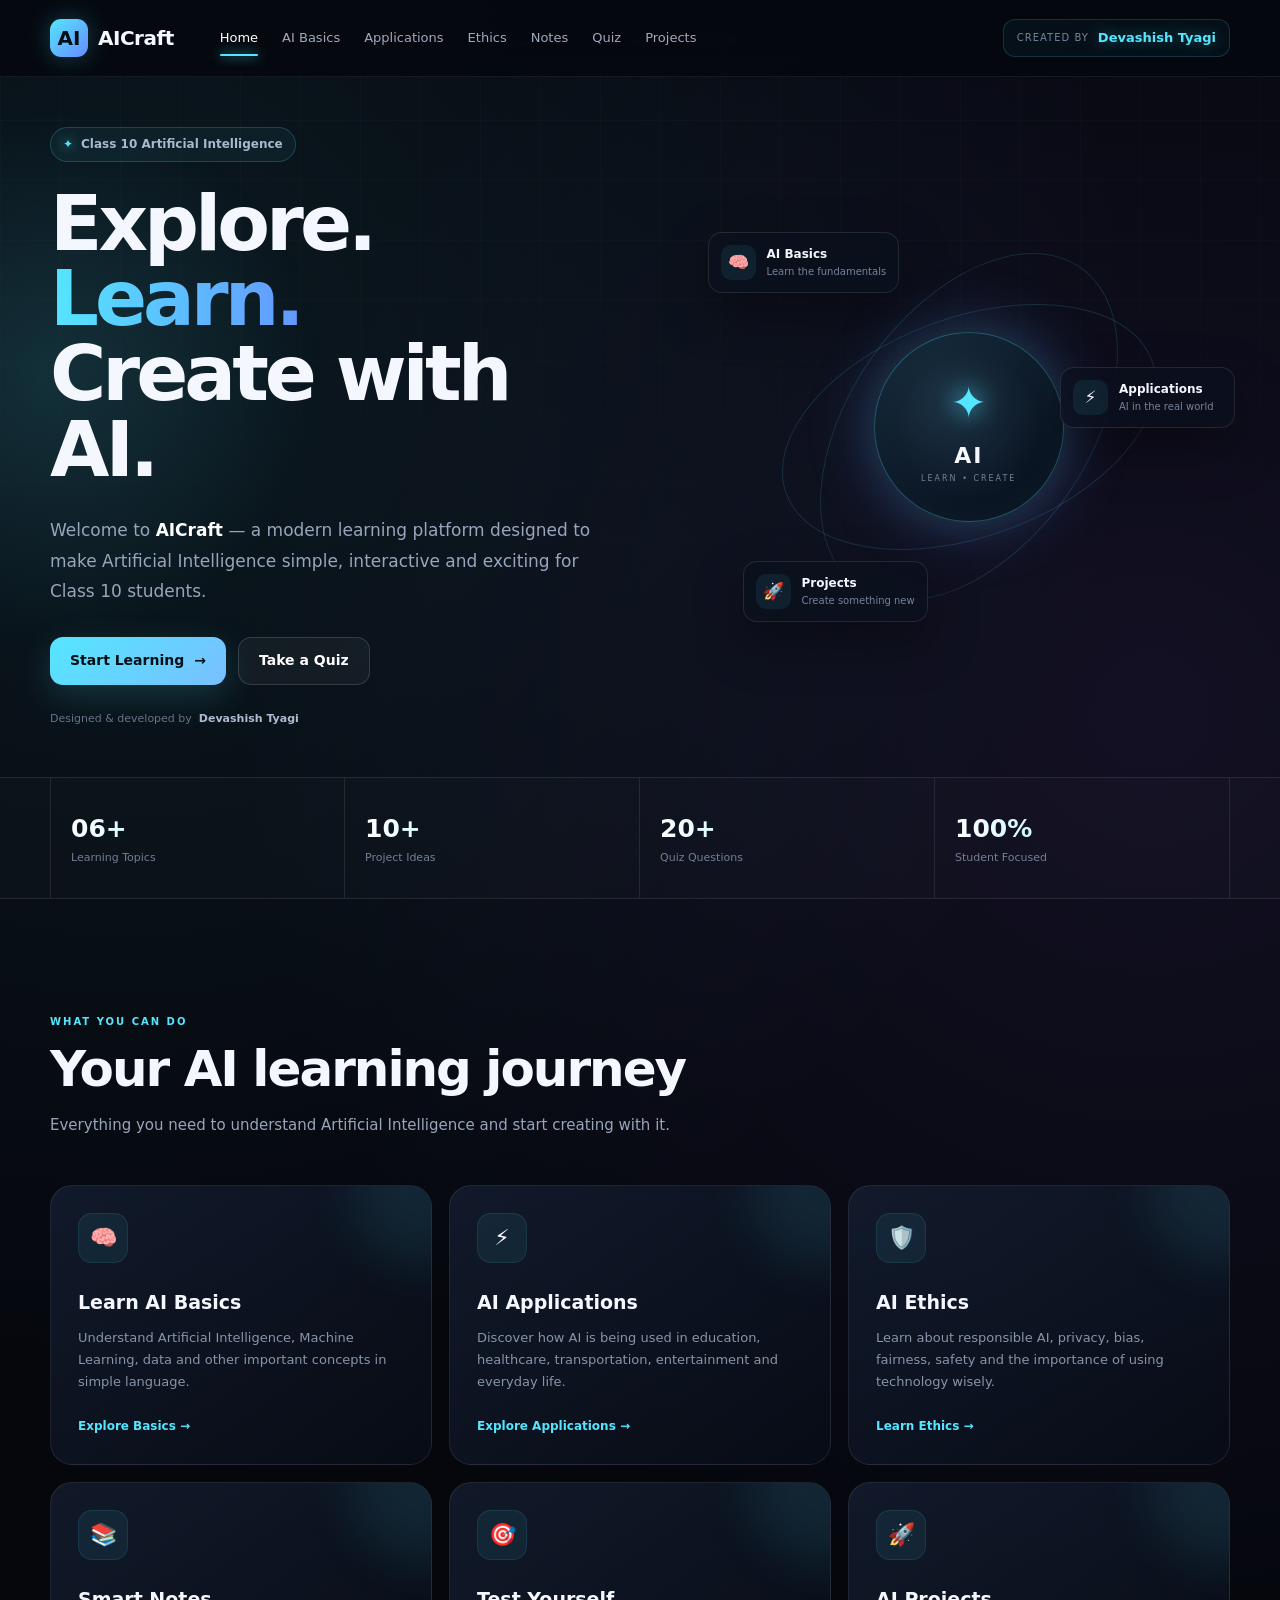
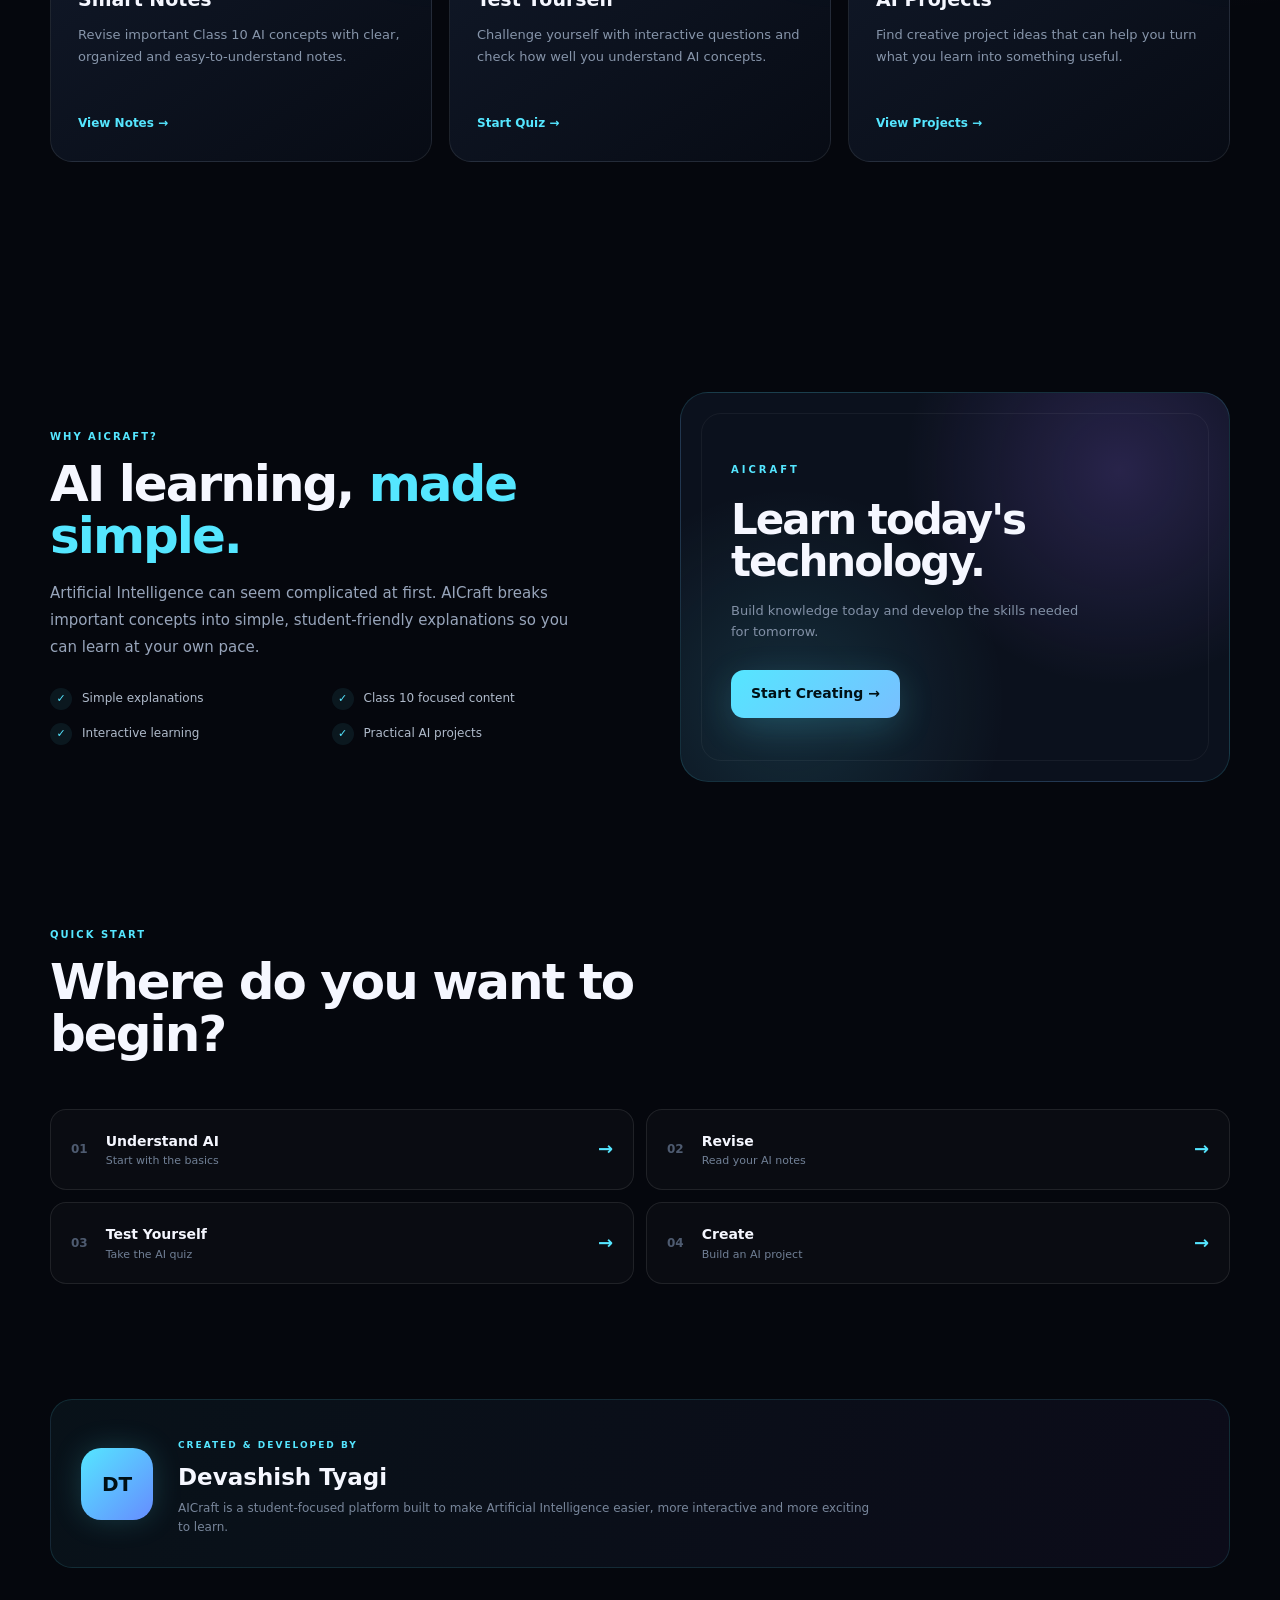
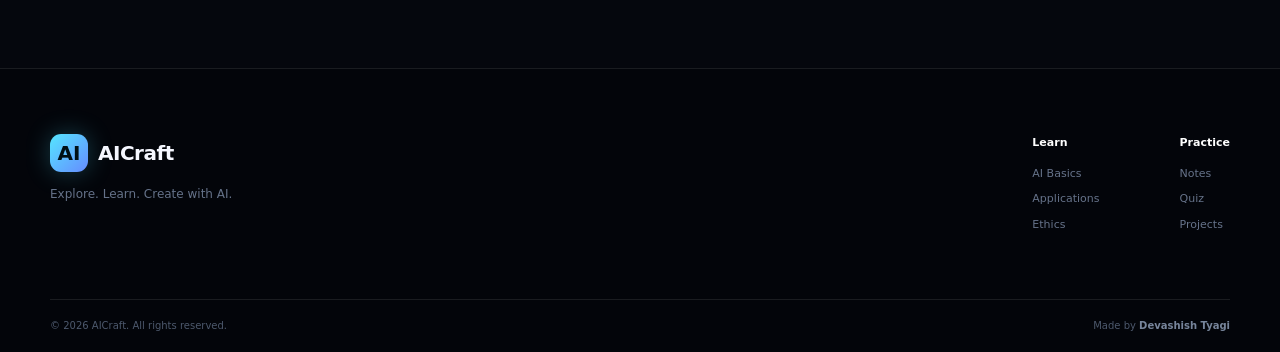
<file: index.html>
<!DOCTYPE html>
<html lang="en">
<head>
  <meta charset="UTF-8">

  <meta
    name="viewport"
    content="width=device-width, initial-scale=1.0"
  >

  <meta
    name="description"
    content="AICraft — Explore, Learn, Create with AI. Class 10 Artificial Intelligence learning platform by Devashish Tyagi."
  >

  <meta name="author" content="Devashish Tyagi">

  <title>AICraft — Learn AI | Devashish Tyagi</title>

  <link rel="stylesheet" href="style.css">
</head>

<body>

  <!-- =========================
       NAVIGATION
  ========================== -->

  <header class="navbar">

    <div class="nav-container">

      <!-- Logo -->
      <a href="index.html" class="logo">
        <span class="logo-mark">AI</span>
        <span class="logo-text">AICraft</span>
      </a>

      <!-- Navigation -->
      <nav class="nav-links">

        <a href="index.html" class="active">
          Home
        </a>

        <a href="pages/ai.html">
          AI Basics
        </a>

        <a href="pages/applications.html">
          Applications
        </a>

        <a href="pages/ethics.html">
          Ethics
        </a>

        <a href="pages/notes.html">
          Notes
        </a>

        <a href="pages/quiz.html">
          Quiz
        </a>

        <a href="pages/projects.html">
          Projects
        </a>

      </nav>

      <!-- Creator -->
      <div class="creator-name">
        <span>Created by</span>
        <strong>Devashish Tyagi</strong>
      </div>

      <!-- Mobile menu button -->
      <button
        class="menu-toggle"
        aria-label="Open navigation menu"
        type="button"
      >
        ☰
      </button>

    </div>

  </header>


  <!-- =========================
       HERO SECTION
  ========================== -->

  <main>

    <section class="hero">

      <div class="hero-container">

        <!-- Hero text -->

        <div class="hero-content">

          <div class="hero-badge">
            <span>✦</span>
            Class 10 Artificial Intelligence
          </div>

          <h1>
            Explore.
            <span>Learn.</span>
            Create with AI.
          </h1>

          <p>
            Welcome to <strong>AICraft</strong> — a modern learning
            platform designed to make Artificial Intelligence
            simple, interactive and exciting for Class 10 students.
          </p>

          <div class="hero-buttons">

            <a
              href="pages/ai.html"
              class="btn btn-primary"
            >
              Start Learning
              <span>→</span>
            </a>

            <a
              href="pages/quiz.html"
              class="btn btn-secondary"
            >
              Take a Quiz
            </a>

          </div>

          <div class="hero-credit">
            <span>Designed & developed by</span>
            <strong>Devashish Tyagi</strong>
          </div>

        </div>


        <!-- AI visual -->

        <div class="hero-visual">

          <div class="ai-orbit orbit-one"></div>
          <div class="ai-orbit orbit-two"></div>

          <div class="ai-glow"></div>

          <div class="ai-core">

            <div class="core-icon">
              ✦
            </div>

            <div class="core-text">
              <span>AI</span>
              <small>LEARN • CREATE</small>
            </div>

          </div>

          <div class="floating-card card-one">
            <span>🧠</span>
            <div>
              <strong>AI Basics</strong>
              <small>Learn the fundamentals</small>
            </div>
          </div>

          <div class="floating-card card-two">
            <span>⚡</span>
            <div>
              <strong>Applications</strong>
              <small>AI in the real world</small>
            </div>
          </div>

          <div class="floating-card card-three">
            <span>🚀</span>
            <div>
              <strong>Projects</strong>
              <small>Create something new</small>
            </div>
          </div>

        </div>

      </div>

    </section>


    <!-- =========================
         STATS
    ========================== -->

    <section class="stats-section">

      <div class="stats-container">

        <div class="stat">
          <strong>06+</strong>
          <span>Learning Topics</span>
        </div>

        <div class="stat">
          <strong>10+</strong>
          <span>Project Ideas</span>
        </div>

        <div class="stat">
          <strong>20+</strong>
          <span>Quiz Questions</span>
        </div>

        <div class="stat">
          <strong>100%</strong>
          <span>Student Focused</span>
        </div>

      </div>

    </section>


    <!-- =========================
         FEATURES
    ========================== -->

    <section class="section">

      <div class="section-heading">

        <div class="section-label">
          WHAT YOU CAN DO
        </div>

        <h2>
          Your AI learning journey
        </h2>

        <p>
          Everything you need to understand Artificial Intelligence
          and start creating with it.
        </p>

      </div>


      <div class="cards-grid">

        <!-- Card 1 -->

        <a
          href="pages/ai.html"
          class="feature-card"
        >

          <div class="card-icon">
            🧠
          </div>

          <h3>
            Learn AI Basics
          </h3>

          <p>
            Understand Artificial Intelligence, Machine Learning,
            data and other important concepts in simple language.
          </p>

          <span class="card-link">
            Explore Basics →
          </span>

        </a>


        <!-- Card 2 -->

        <a
          href="pages/applications.html"
          class="feature-card"
        >

          <div class="card-icon">
            ⚡
          </div>

          <h3>
            AI Applications
          </h3>

          <p>
            Discover how AI is being used in education, healthcare,
            transportation, entertainment and everyday life.
          </p>

          <span class="card-link">
            Explore Applications →
          </span>

        </a>


        <!-- Card 3 -->

        <a
          href="pages/ethics.html"
          class="feature-card"
        >

          <div class="card-icon">
            🛡️
          </div>

          <h3>
            AI Ethics
          </h3>

          <p>
            Learn about responsible AI, privacy, bias, fairness,
            safety and the importance of using technology wisely.
          </p>

          <span class="card-link">
            Learn Ethics →
          </span>

        </a>


        <!-- Card 4 -->

        <a
          href="pages/notes.html"
          class="feature-card"
        >

          <div class="card-icon">
            📚
          </div>

          <h3>
            Smart Notes
          </h3>

          <p>
            Revise important Class 10 AI concepts with clear,
            organized and easy-to-understand notes.
          </p>

          <span class="card-link">
            View Notes →
          </span>

        </a>


        <!-- Card 5 -->

        <a
          href="pages/quiz.html"
          class="feature-card"
        >

          <div class="card-icon">
            🎯
          </div>

          <h3>
            Test Yourself
          </h3>

          <p>
            Challenge yourself with interactive questions and
            check how well you understand AI concepts.
          </p>

          <span class="card-link">
            Start Quiz →
          </span>

        </a>


        <!-- Card 6 -->

        <a
          href="pages/projects.html"
          class="feature-card"
        >

          <div class="card-icon">
            🚀
          </div>

          <h3>
            AI Projects
          </h3>

          <p>
            Find creative project ideas that can help you turn
            what you learn into something useful.
          </p>

          <span class="card-link">
            View Projects →
          </span>

        </a>

      </div>

    </section>


    <!-- =========================
         WHY AICRAFT
    ========================== -->

    <section class="section">

      <div class="split-section">

        <div class="split-content">

          <div class="section-label">
            WHY AICRAFT?
          </div>

          <h2>
            AI learning,
            <span>made simple.</span>
          </h2>

          <p>
            Artificial Intelligence can seem complicated at first.
            AICraft breaks important concepts into simple,
            student-friendly explanations so you can learn at your
            own pace.
          </p>

          <div class="check-list">

            <div class="check-item">
              <span>✓</span>
              <p>Simple explanations</p>
            </div>

            <div class="check-item">
              <span>✓</span>
              <p>Class 10 focused content</p>
            </div>

            <div class="check-item">
              <span>✓</span>
              <p>Interactive learning</p>
            </div>

            <div class="check-item">
              <span>✓</span>
              <p>Practical AI projects</p>
            </div>

          </div>

        </div>


        <div class="info-panel">

          <div class="info-panel-glow"></div>

          <div class="info-content">

            <span class="info-small">
              AICRAFT
            </span>

            <h3>
              Learn today's
              technology.
            </h3>

            <p>
              Build knowledge today and develop the skills
              needed for tomorrow.
            </p>

            <a
              href="pages/projects.html"
              class="btn btn-primary"
            >
              Start Creating →
            </a>

          </div>

        </div>

      </div>

    </section>


    <!-- =========================
         QUICK START
    ========================== -->

    <section class="section quick-section">

      <div class="section-heading">

        <div class="section-label">
          QUICK START
        </div>

        <h2>
          Where do you want to begin?
        </h2>

      </div>


      <div class="quick-grid">

        <a
          href="pages/ai.html"
          class="quick-card"
        >
          <span>01</span>
          <div>
            <strong>Understand AI</strong>
            <small>Start with the basics</small>
          </div>
          <b>→</b>
        </a>


        <a
          href="pages/notes.html"
          class="quick-card"
        >
          <span>02</span>
          <div>
            <strong>Revise</strong>
            <small>Read your AI notes</small>
          </div>
          <b>→</b>
        </a>


        <a
          href="pages/quiz.html"
          class="quick-card"
        >
          <span>03</span>
          <div>
            <strong>Test Yourself</strong>
            <small>Take the AI quiz</small>
          </div>
          <b>→</b>
        </a>


        <a
          href="pages/projects.html"
          class="quick-card"
        >
          <span>04</span>
          <div>
            <strong>Create</strong>
            <small>Build an AI project</small>
          </div>
          <b>→</b>
        </a>

      </div>

    </section>


    <!-- =========================
         CREATOR SECTION
    ========================== -->

    <section class="creator-section">

      <div class="creator-box">

        <div class="creator-avatar">
          DT
        </div>

        <div class="creator-info">

          <span>
            CREATED & DEVELOPED BY
          </span>

          <h2>
            Devashish Tyagi
          </h2>

          <p>
            AICraft is a student-focused platform built to make
            Artificial Intelligence easier, more interactive and
            more exciting to learn.
          </p>

        </div>

      </div>

    </section>

  </main>


  <!-- =========================
       FOOTER
  ========================== -->

  <footer class="footer">

    <div class="footer-container">

      <div class="footer-brand">

        <a href="index.html" class="logo">
          <span class="logo-mark">AI</span>
          <span class="logo-text">AICraft</span>
        </a>

        <p>
          Explore. Learn. Create with AI.
        </p>

      </div>


      <div class="footer-links">

        <div>
          <h4>Learn</h4>

          <a href="pages/ai.html">
            AI Basics
          </a>

          <a href="pages/applications.html">
            Applications
          </a>

          <a href="pages/ethics.html">
            Ethics
          </a>

        </div>


        <div>
          <h4>Practice</h4>

          <a href="pages/notes.html">
            Notes
          </a>

          <a href="pages/quiz.html">
            Quiz
          </a>

          <a href="pages/projects.html">
            Projects
          </a>

        </div>

      </div>

    </div>


    <div class="footer-bottom">

      <p>
        © 2026 AICraft. All rights reserved.
      </p>

      <p>
        Made by <strong>Devashish Tyagi</strong>
      </p>

    </div>

  </footer>


  <!-- JavaScript -->
  <script src="script.js"></script>

</body>
</html>
</file>
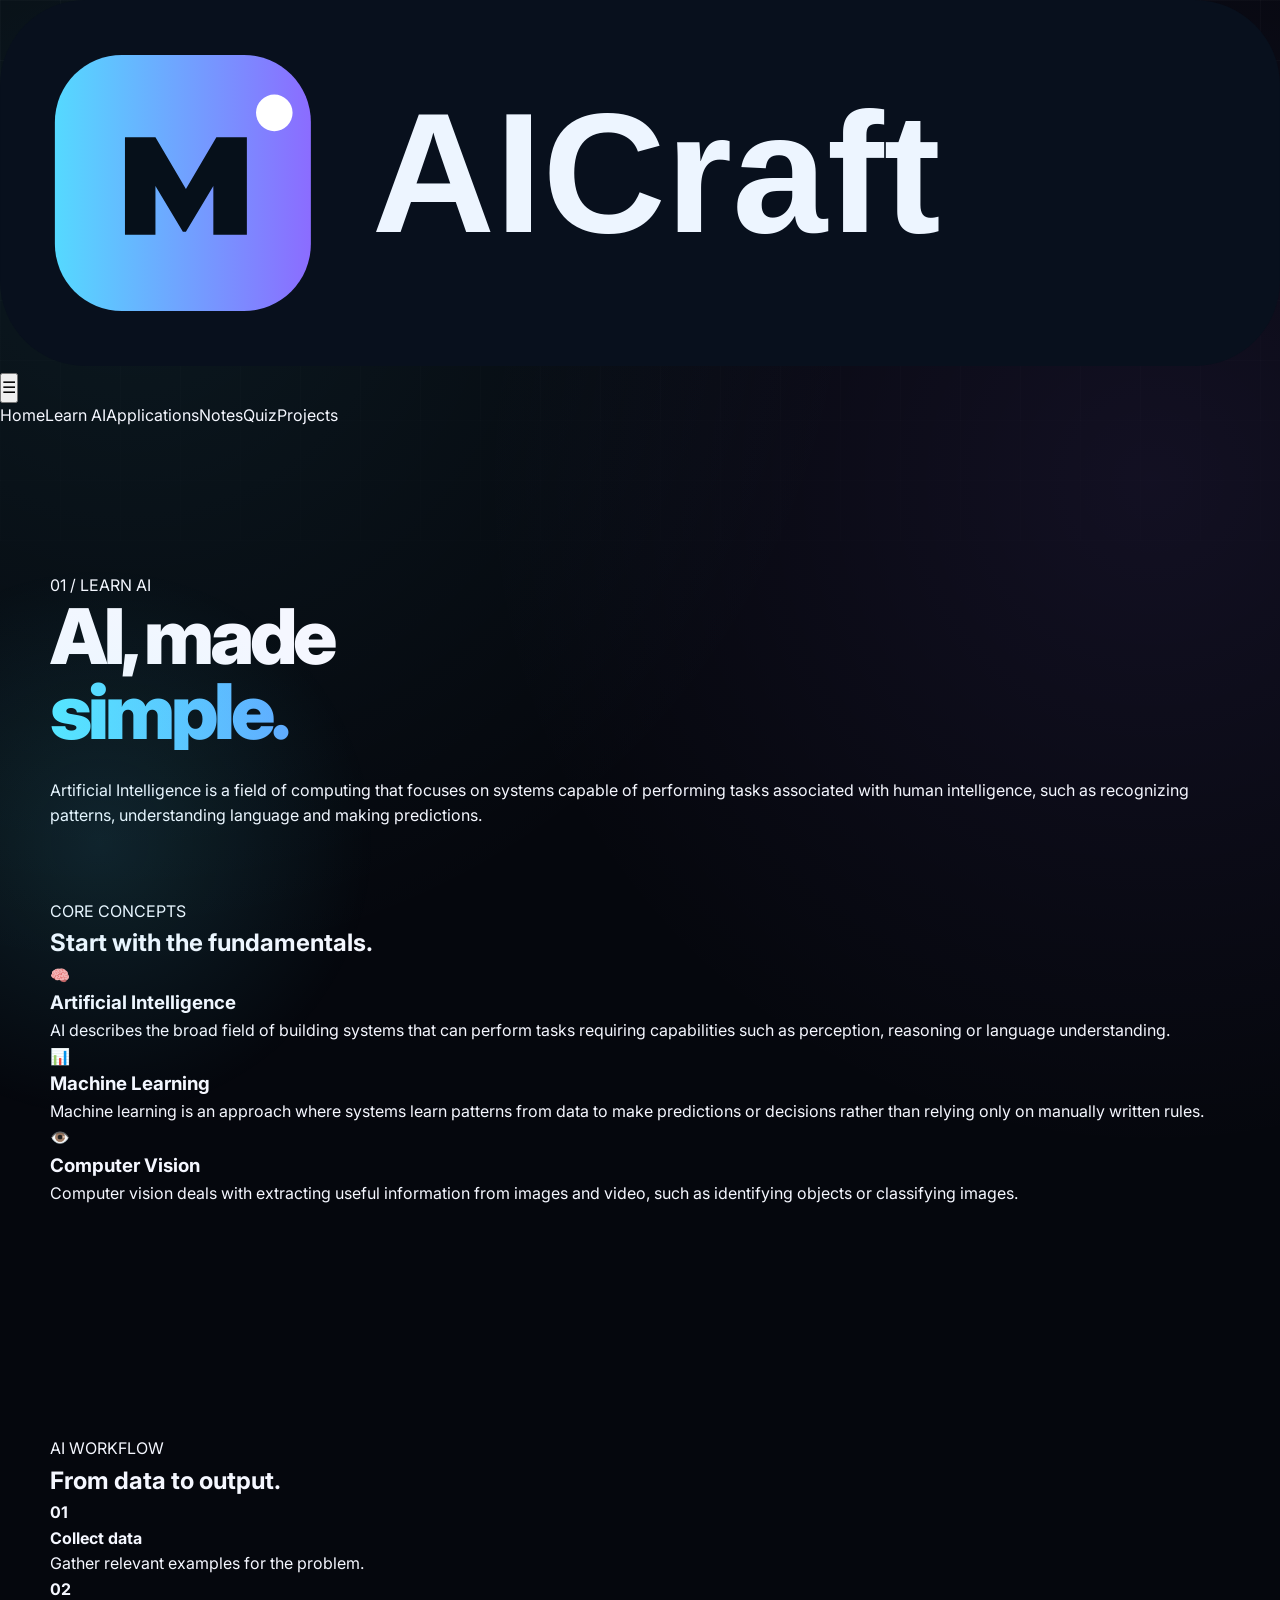
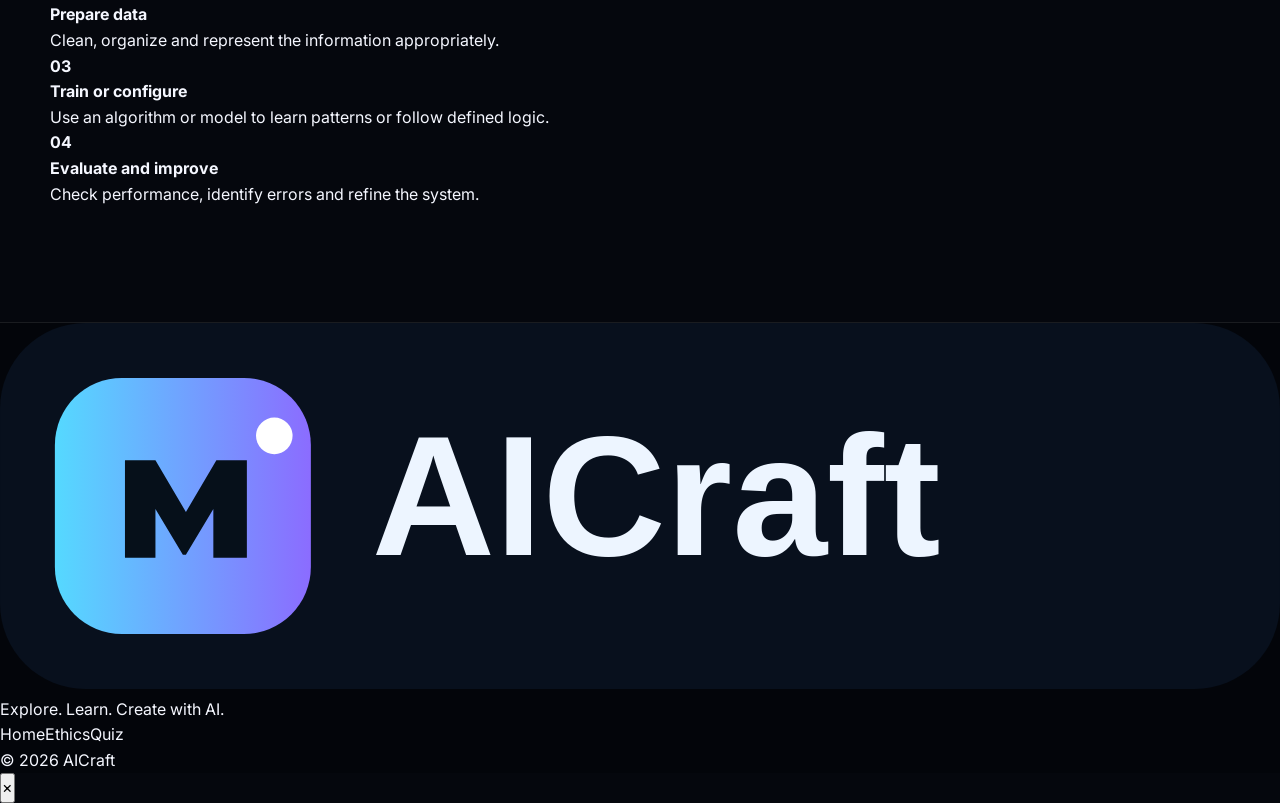
<file: pages/ai.html>
<!DOCTYPE html><html lang="en"><head><meta charset="UTF-8"><meta name="viewport" content="width=device-width,initial-scale=1.0"><meta name="description" content="AICraft Class 10 Artificial Intelligence learning website"><title>Learn AI | AICraft</title><link rel="preconnect" href="https://fonts.googleapis.com"><link rel="preconnect" href="https://fonts.gstatic.com" crossorigin><link href="https://fonts.googleapis.com/css2?family=Inter:wght@400;600;700;800&family=Space+Grotesk:wght@500;600;700&display=swap" rel="stylesheet"><link rel="stylesheet" href="../style.css"></head><body><div class="bg"></div><header class="header"><nav class="nav container"><a class="brand" href="../index.html"><img src="../assets/aicraft-logo.svg" alt="AICraft"></a><button class="menu" aria-label="Menu">☰</button><div class="navlinks"><a href="../index.html">Home</a><a href="ai.html">Learn AI</a><a href="applications.html">Applications</a><a href="notes.html">Notes</a><a href="quiz.html">Quiz</a><a href="projects.html">Projects</a></div></nav></header><main><section class="section container"><div class="hero" style="min-height:auto;padding:30px 0 70px"><div><span class="eyebrow">01 / LEARN AI</span><h1>AI, made <span class="gradient">simple.</span></h1><p>Artificial Intelligence is a field of computing that focuses on systems capable of performing tasks associated with human intelligence, such as recognizing patterns, understanding language and making predictions.</p></div><div class="visual"><img src="../assets/images/ai-basics.svg" alt="AI basics"></div></div><div class="heading"><span class="eyebrow">CORE CONCEPTS</span><h2>Start with the fundamentals.</h2></div><div class="grid3"><article class="card"><div class="icon">🧠</div><h3>Artificial Intelligence</h3><p>AI describes the broad field of building systems that can perform tasks requiring capabilities such as perception, reasoning or language understanding.</p></article><article class="card"><div class="icon">📊</div><h3>Machine Learning</h3><p>Machine learning is an approach where systems learn patterns from data to make predictions or decisions rather than relying only on manually written rules.</p></article><article class="card"><div class="icon">👁️</div><h3>Computer Vision</h3><p>Computer vision deals with extracting useful information from images and video, such as identifying objects or classifying images.</p></article></div></section><section class="section alt"><div class="container"><div class="heading"><span class="eyebrow">AI WORKFLOW</span><h2>From data to output.</h2></div><div class="list"><div class="listitem"><b>01</b><div><b>Collect data</b><br><span>Gather relevant examples for the problem.</span></div></div><div class="listitem"><b>02</b><div><b>Prepare data</b><br><span>Clean, organize and represent the information appropriately.</span></div></div><div class="listitem"><b>03</b><div><b>Train or configure</b><br><span>Use an algorithm or model to learn patterns or follow defined logic.</span></div></div><div class="listitem"><b>04</b><div><b>Evaluate and improve</b><br><span>Check performance, identify errors and refine the system.</span></div></div></div></div></section></main><footer class="footer"><div class="container footergrid"><div><img src="../assets/aicraft-logo.svg" alt="AICraft"><p>Explore. Learn. Create with AI.</p></div><div class="footerlinks"><a href="../index.html">Home</a><a href="ethics.html">Ethics</a><a href="quiz.html">Quiz</a></div><div class="right"><p>© <span id="year"></span> AICraft</p></div></div></footer><div class="modal hidden2"><div class="modalbox"><button class="close">×</button><div id="modalBody"></div></div></div><script src="../script.js"></script></body></html>
</file>
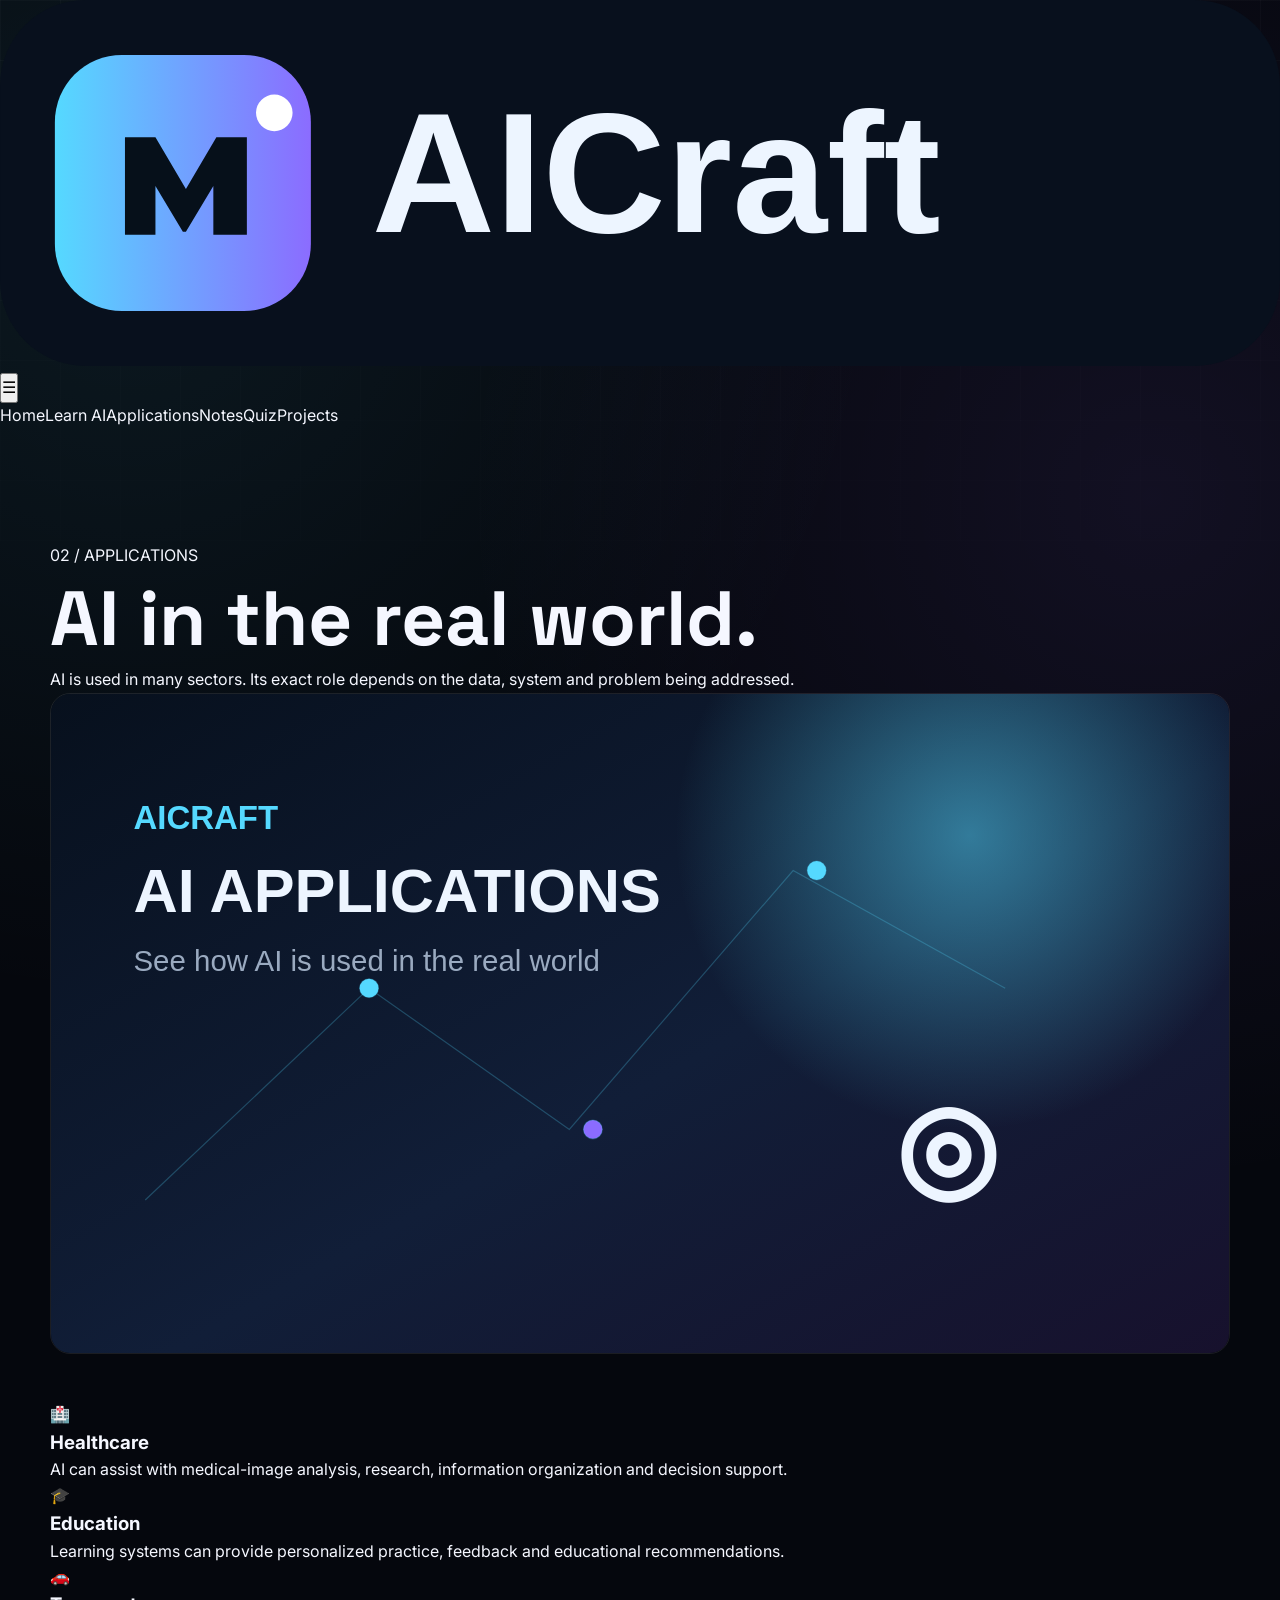
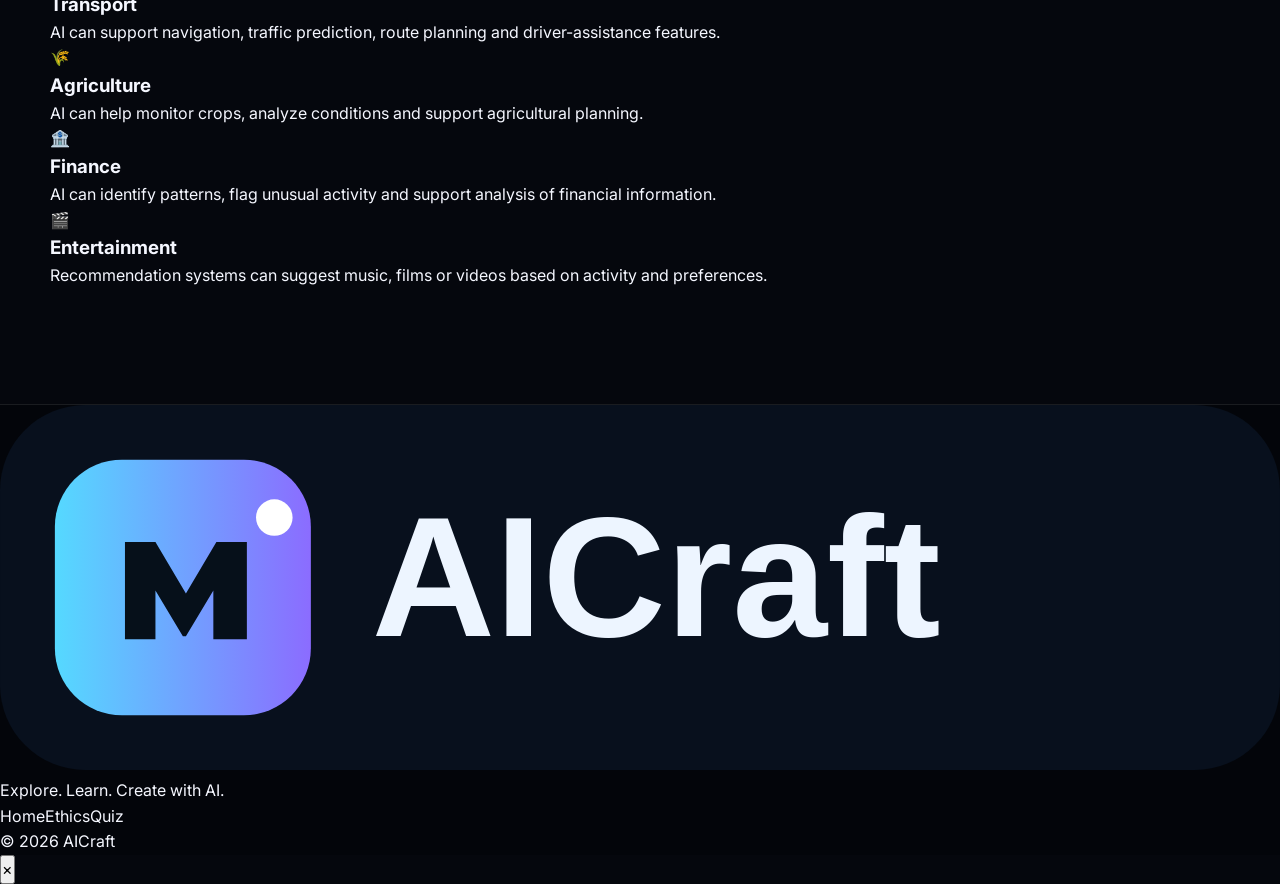
<file: pages/applications.html>
<!DOCTYPE html><html lang="en"><head><meta charset="UTF-8"><meta name="viewport" content="width=device-width,initial-scale=1.0"><meta name="description" content="AICraft Class 10 Artificial Intelligence learning website"><title>Applications | AICraft</title><link rel="preconnect" href="https://fonts.googleapis.com"><link rel="preconnect" href="https://fonts.gstatic.com" crossorigin><link href="https://fonts.googleapis.com/css2?family=Inter:wght@400;600;700;800&family=Space+Grotesk:wght@500;600;700&display=swap" rel="stylesheet"><link rel="stylesheet" href="../style.css"></head><body><div class="bg"></div><header class="header"><nav class="nav container"><a class="brand" href="../index.html"><img src="../assets/aicraft-logo.svg" alt="AICraft"></a><button class="menu" aria-label="Menu">☰</button><div class="navlinks"><a href="../index.html">Home</a><a href="ai.html">Learn AI</a><a href="applications.html">Applications</a><a href="notes.html">Notes</a><a href="quiz.html">Quiz</a><a href="projects.html">Projects</a></div></nav></header><main><section class="section container"><div class="heading"><span class="eyebrow">02 / APPLICATIONS</span><h1 style="font:700 clamp(2.8rem,6vw,5rem) Space Grotesk">AI in the <span class="gradient">real world.</span></h1><p>AI is used in many sectors. Its exact role depends on the data, system and problem being addressed.</p></div><img style="width:100%;border-radius:20px;border:1px solid var(--border);margin-bottom:40px" src="../assets/images/ai-applications.svg" alt="AI applications"><div class="grid3"><article class="card"><div class="icon">🏥</div><h3>Healthcare</h3><p>AI can assist with medical-image analysis, research, information organization and decision support.</p></article><article class="card"><div class="icon">🎓</div><h3>Education</h3><p>Learning systems can provide personalized practice, feedback and educational recommendations.</p></article><article class="card"><div class="icon">🚗</div><h3>Transport</h3><p>AI can support navigation, traffic prediction, route planning and driver-assistance features.</p></article><article class="card"><div class="icon">🌾</div><h3>Agriculture</h3><p>AI can help monitor crops, analyze conditions and support agricultural planning.</p></article><article class="card"><div class="icon">🏦</div><h3>Finance</h3><p>AI can identify patterns, flag unusual activity and support analysis of financial information.</p></article><article class="card"><div class="icon">🎬</div><h3>Entertainment</h3><p>Recommendation systems can suggest music, films or videos based on activity and preferences.</p></article></div></section></main><footer class="footer"><div class="container footergrid"><div><img src="../assets/aicraft-logo.svg" alt="AICraft"><p>Explore. Learn. Create with AI.</p></div><div class="footerlinks"><a href="../index.html">Home</a><a href="ethics.html">Ethics</a><a href="quiz.html">Quiz</a></div><div class="right"><p>© <span id="year"></span> AICraft</p></div></div></footer><div class="modal hidden2"><div class="modalbox"><button class="close">×</button><div id="modalBody"></div></div></div><script src="../script.js"></script></body></html>
</file>
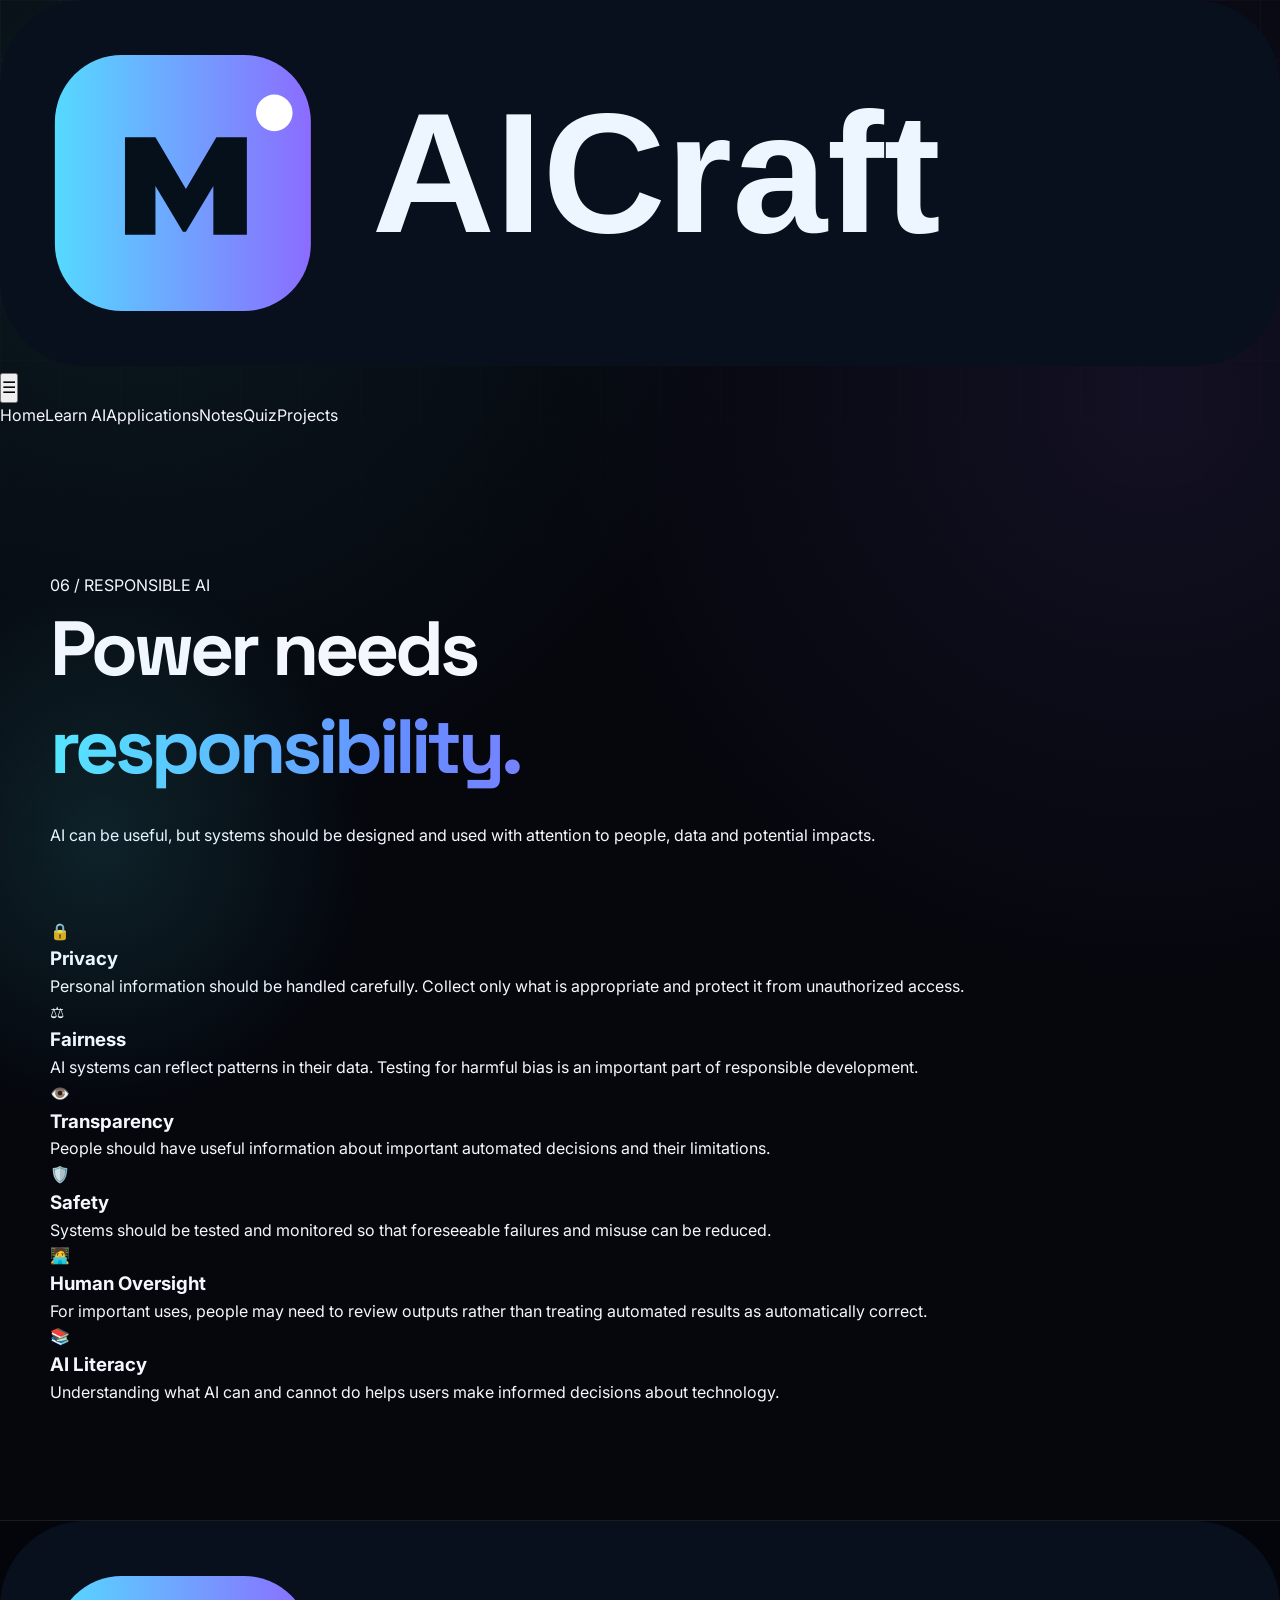
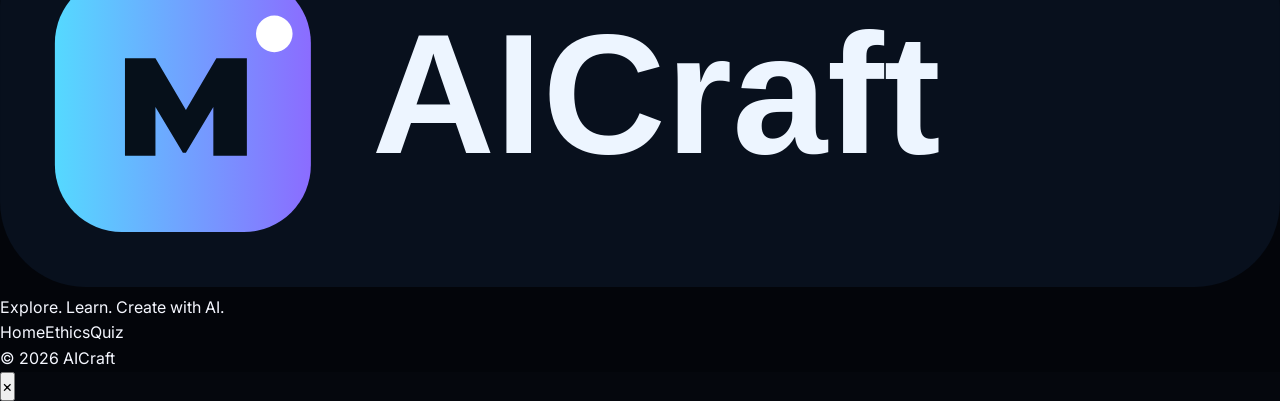
<file: pages/ethics.html>
<!DOCTYPE html><html lang="en"><head><meta charset="UTF-8"><meta name="viewport" content="width=device-width,initial-scale=1.0"><meta name="description" content="AICraft Class 10 Artificial Intelligence learning website"><title>Responsible AI | AICraft</title><link rel="preconnect" href="https://fonts.googleapis.com"><link rel="preconnect" href="https://fonts.gstatic.com" crossorigin><link href="https://fonts.googleapis.com/css2?family=Inter:wght@400;600;700;800&family=Space+Grotesk:wght@500;600;700&display=swap" rel="stylesheet"><link rel="stylesheet" href="../style.css"></head><body><div class="bg"></div><header class="header"><nav class="nav container"><a class="brand" href="../index.html"><img src="../assets/aicraft-logo.svg" alt="AICraft"></a><button class="menu" aria-label="Menu">☰</button><div class="navlinks"><a href="../index.html">Home</a><a href="ai.html">Learn AI</a><a href="applications.html">Applications</a><a href="notes.html">Notes</a><a href="quiz.html">Quiz</a><a href="projects.html">Projects</a></div></nav></header><main><section class="section container"><div class="hero" style="min-height:auto;padding:30px 0 70px"><div><span class="eyebrow">06 / RESPONSIBLE AI</span><h1 style="font:700 clamp(2.8rem,6vw,5rem) Space Grotesk">Power needs <span class="gradient">responsibility.</span></h1><p>AI can be useful, but systems should be designed and used with attention to people, data and potential impacts.</p></div><div class="visual"><img src="../assets/images/ai-ethics.svg" alt="Responsible AI"></div></div><div class="grid3"><article class="card"><div class="icon">🔒</div><h3>Privacy</h3><p>Personal information should be handled carefully. Collect only what is appropriate and protect it from unauthorized access.</p></article><article class="card"><div class="icon">⚖️</div><h3>Fairness</h3><p>AI systems can reflect patterns in their data. Testing for harmful bias is an important part of responsible development.</p></article><article class="card"><div class="icon">👁️</div><h3>Transparency</h3><p>People should have useful information about important automated decisions and their limitations.</p></article><article class="card"><div class="icon">🛡️</div><h3>Safety</h3><p>Systems should be tested and monitored so that foreseeable failures and misuse can be reduced.</p></article><article class="card"><div class="icon">🧑‍💻</div><h3>Human Oversight</h3><p>For important uses, people may need to review outputs rather than treating automated results as automatically correct.</p></article><article class="card"><div class="icon">📚</div><h3>AI Literacy</h3><p>Understanding what AI can and cannot do helps users make informed decisions about technology.</p></article></div></section></main><footer class="footer"><div class="container footergrid"><div><img src="../assets/aicraft-logo.svg" alt="AICraft"><p>Explore. Learn. Create with AI.</p></div><div class="footerlinks"><a href="../index.html">Home</a><a href="ethics.html">Ethics</a><a href="quiz.html">Quiz</a></div><div class="right"><p>© <span id="year"></span> AICraft</p></div></div></footer><div class="modal hidden2"><div class="modalbox"><button class="close">×</button><div id="modalBody"></div></div></div><script src="../script.js"></script></body></html>
</file>
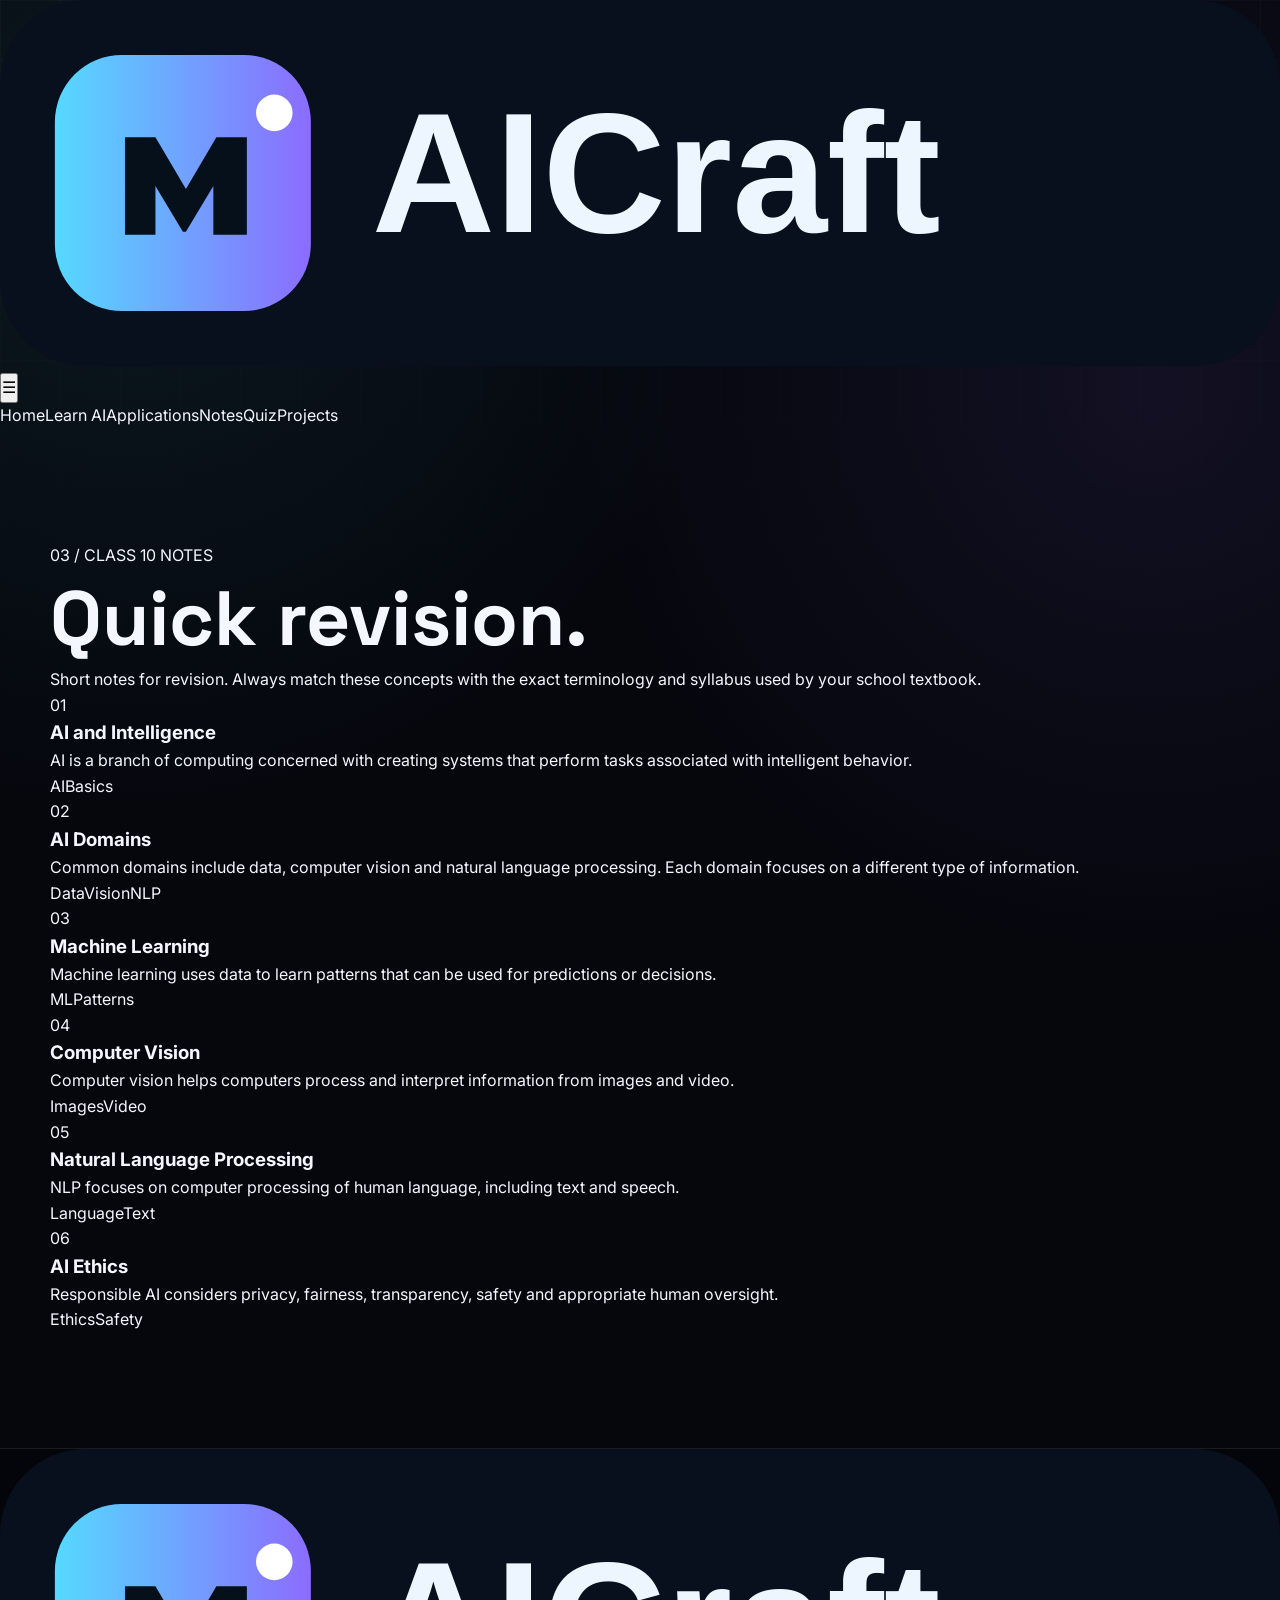
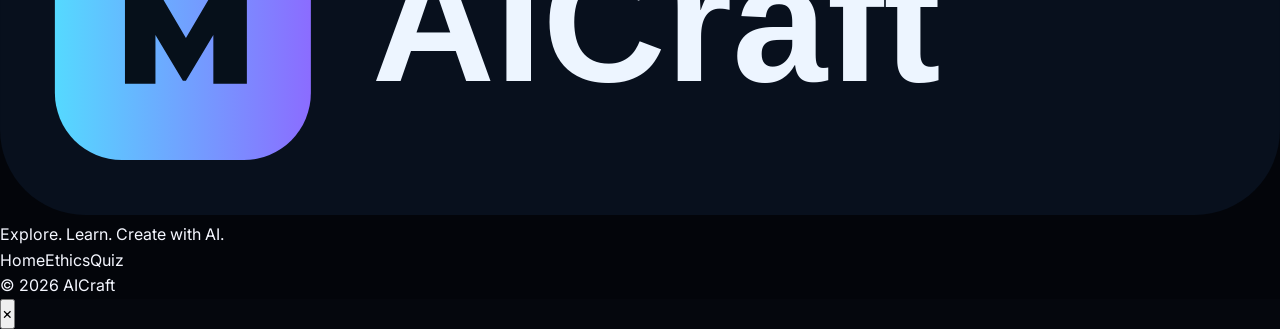
<file: pages/notes.html>
<!DOCTYPE html><html lang="en"><head><meta charset="UTF-8"><meta name="viewport" content="width=device-width,initial-scale=1.0"><meta name="description" content="AICraft Class 10 Artificial Intelligence learning website"><title>Notes | AICraft</title><link rel="preconnect" href="https://fonts.googleapis.com"><link rel="preconnect" href="https://fonts.gstatic.com" crossorigin><link href="https://fonts.googleapis.com/css2?family=Inter:wght@400;600;700;800&family=Space+Grotesk:wght@500;600;700&display=swap" rel="stylesheet"><link rel="stylesheet" href="../style.css"></head><body><div class="bg"></div><header class="header"><nav class="nav container"><a class="brand" href="../index.html"><img src="../assets/aicraft-logo.svg" alt="AICraft"></a><button class="menu" aria-label="Menu">☰</button><div class="navlinks"><a href="../index.html">Home</a><a href="ai.html">Learn AI</a><a href="applications.html">Applications</a><a href="notes.html">Notes</a><a href="quiz.html">Quiz</a><a href="projects.html">Projects</a></div></nav></header><main><section class="section container"><div class="heading"><span class="eyebrow">03 / CLASS 10 NOTES</span><h1 style="font:700 clamp(2.8rem,6vw,5rem) Space Grotesk">Quick <span class="gradient">revision.</span></h1><p>Short notes for revision. Always match these concepts with the exact terminology and syllabus used by your school textbook.</p></div><div class="notes"><article class="note"><span class="num">01</span><h3>AI and Intelligence</h3><p>AI is a branch of computing concerned with creating systems that perform tasks associated with intelligent behavior.</p><div class="tags"><span class="tag">AI</span><span class="tag">Basics</span></div></article><article class="note"><span class="num">02</span><h3>AI Domains</h3><p>Common domains include data, computer vision and natural language processing. Each domain focuses on a different type of information.</p><div class="tags"><span class="tag">Data</span><span class="tag">Vision</span><span class="tag">NLP</span></div></article><article class="note"><span class="num">03</span><h3>Machine Learning</h3><p>Machine learning uses data to learn patterns that can be used for predictions or decisions.</p><div class="tags"><span class="tag">ML</span><span class="tag">Patterns</span></div></article><article class="note"><span class="num">04</span><h3>Computer Vision</h3><p>Computer vision helps computers process and interpret information from images and video.</p><div class="tags"><span class="tag">Images</span><span class="tag">Video</span></div></article><article class="note"><span class="num">05</span><h3>Natural Language Processing</h3><p>NLP focuses on computer processing of human language, including text and speech.</p><div class="tags"><span class="tag">Language</span><span class="tag">Text</span></div></article><article class="note"><span class="num">06</span><h3>AI Ethics</h3><p>Responsible AI considers privacy, fairness, transparency, safety and appropriate human oversight.</p><div class="tags"><span class="tag">Ethics</span><span class="tag">Safety</span></div></article></div></section></main><footer class="footer"><div class="container footergrid"><div><img src="../assets/aicraft-logo.svg" alt="AICraft"><p>Explore. Learn. Create with AI.</p></div><div class="footerlinks"><a href="../index.html">Home</a><a href="ethics.html">Ethics</a><a href="quiz.html">Quiz</a></div><div class="right"><p>© <span id="year"></span> AICraft</p></div></div></footer><div class="modal hidden2"><div class="modalbox"><button class="close">×</button><div id="modalBody"></div></div></div><script src="../script.js"></script></body></html>
</file>
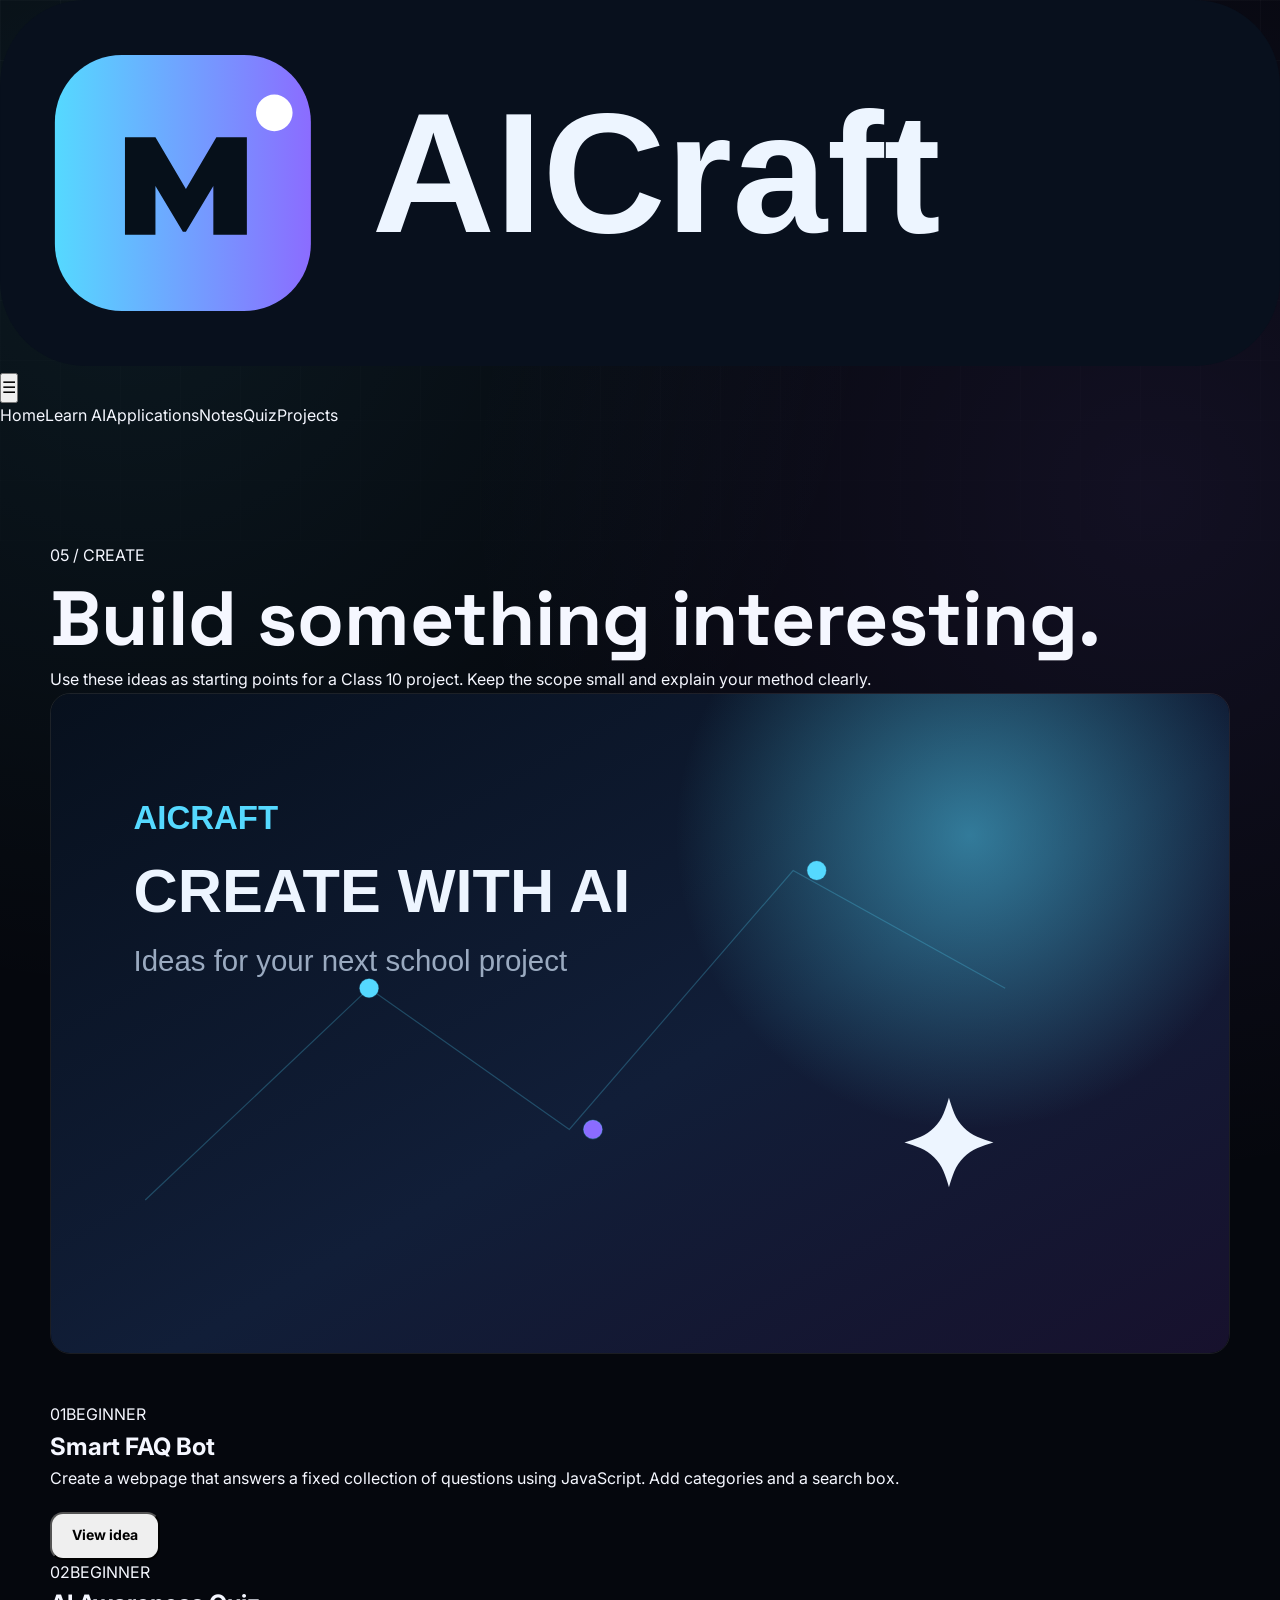
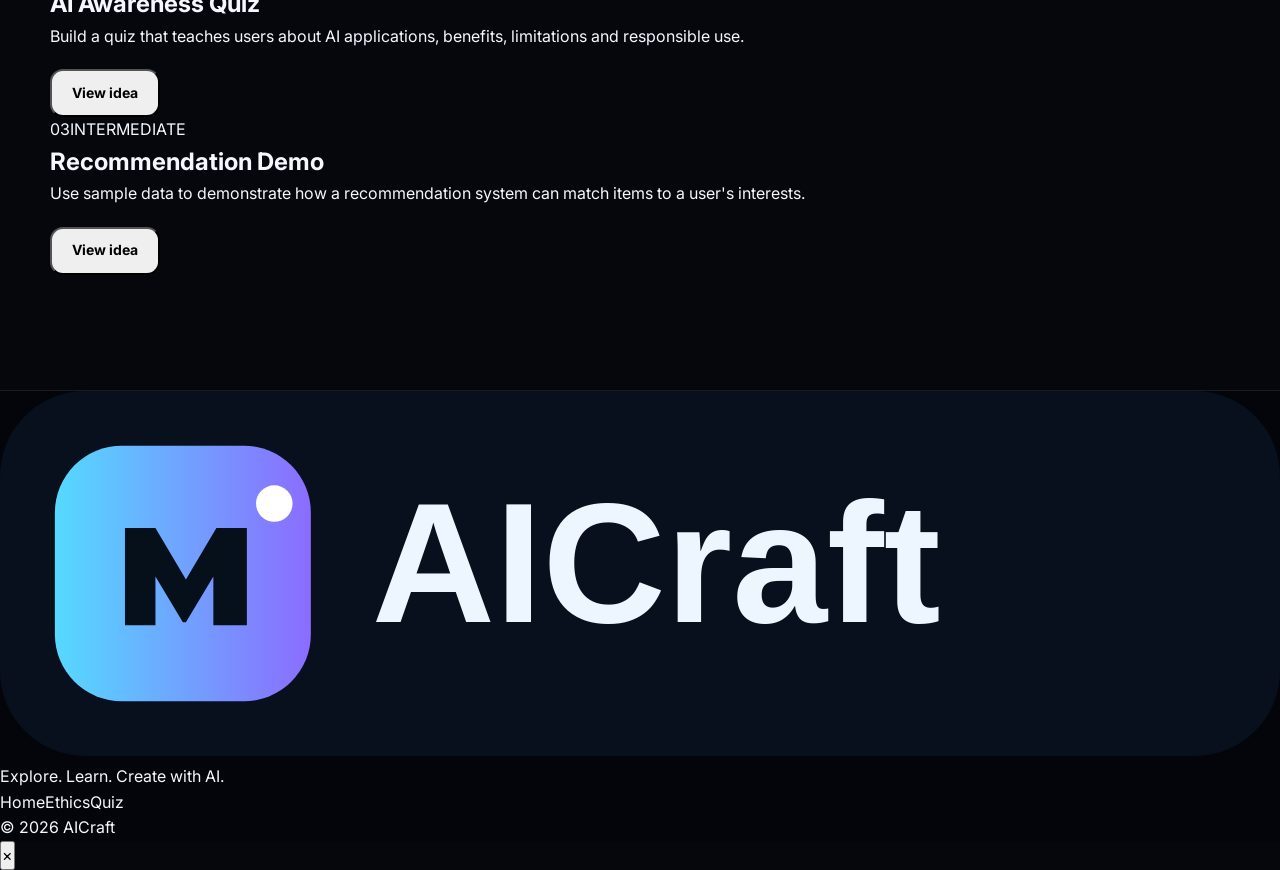
<file: pages/projects.html>
<!DOCTYPE html><html lang="en"><head><meta charset="UTF-8"><meta name="viewport" content="width=device-width,initial-scale=1.0"><meta name="description" content="AICraft Class 10 Artificial Intelligence learning website"><title>Projects | AICraft</title><link rel="preconnect" href="https://fonts.googleapis.com"><link rel="preconnect" href="https://fonts.gstatic.com" crossorigin><link href="https://fonts.googleapis.com/css2?family=Inter:wght@400;600;700;800&family=Space+Grotesk:wght@500;600;700&display=swap" rel="stylesheet"><link rel="stylesheet" href="../style.css"></head><body><div class="bg"></div><header class="header"><nav class="nav container"><a class="brand" href="../index.html"><img src="../assets/aicraft-logo.svg" alt="AICraft"></a><button class="menu" aria-label="Menu">☰</button><div class="navlinks"><a href="../index.html">Home</a><a href="ai.html">Learn AI</a><a href="applications.html">Applications</a><a href="notes.html">Notes</a><a href="quiz.html">Quiz</a><a href="projects.html">Projects</a></div></nav></header><main><section class="section container"><div class="heading"><span class="eyebrow">05 / CREATE</span><h1 style="font:700 clamp(2.8rem,6vw,5rem) Space Grotesk">Build something <span class="gradient">interesting.</span></h1><p>Use these ideas as starting points for a Class 10 project. Keep the scope small and explain your method clearly.</p></div><img style="width:100%;border-radius:20px;border:1px solid var(--border);margin-bottom:40px" src="../assets/images/ai-projects.svg" alt="AI projects"><div class="projectgrid"><article class="project"><div class="projecttop"><span>01</span><span>BEGINNER</span></div><h2>Smart FAQ Bot</h2><p>Create a webpage that answers a fixed collection of questions using JavaScript. Add categories and a search box.</p><button class="btn secondary" style="margin-top:20px" data-project="Smart FAQ Bot">View idea</button></article><article class="project"><div class="projecttop"><span>02</span><span>BEGINNER</span></div><h2>AI Awareness Quiz</h2><p>Build a quiz that teaches users about AI applications, benefits, limitations and responsible use.</p><button class="btn secondary" style="margin-top:20px" data-project="AI Awareness Quiz">View idea</button></article><article class="project"><div class="projecttop"><span>03</span><span>INTERMEDIATE</span></div><h2>Recommendation Demo</h2><p>Use sample data to demonstrate how a recommendation system can match items to a user's interests.</p><button class="btn secondary" style="margin-top:20px" data-project="Recommendation Demo">View idea</button></article></div></section></main><footer class="footer"><div class="container footergrid"><div><img src="../assets/aicraft-logo.svg" alt="AICraft"><p>Explore. Learn. Create with AI.</p></div><div class="footerlinks"><a href="../index.html">Home</a><a href="ethics.html">Ethics</a><a href="quiz.html">Quiz</a></div><div class="right"><p>© <span id="year"></span> AICraft</p></div></div></footer><div class="modal hidden2"><div class="modalbox"><button class="close">×</button><div id="modalBody"></div></div></div><script src="../script.js"></script></body></html>
</file>
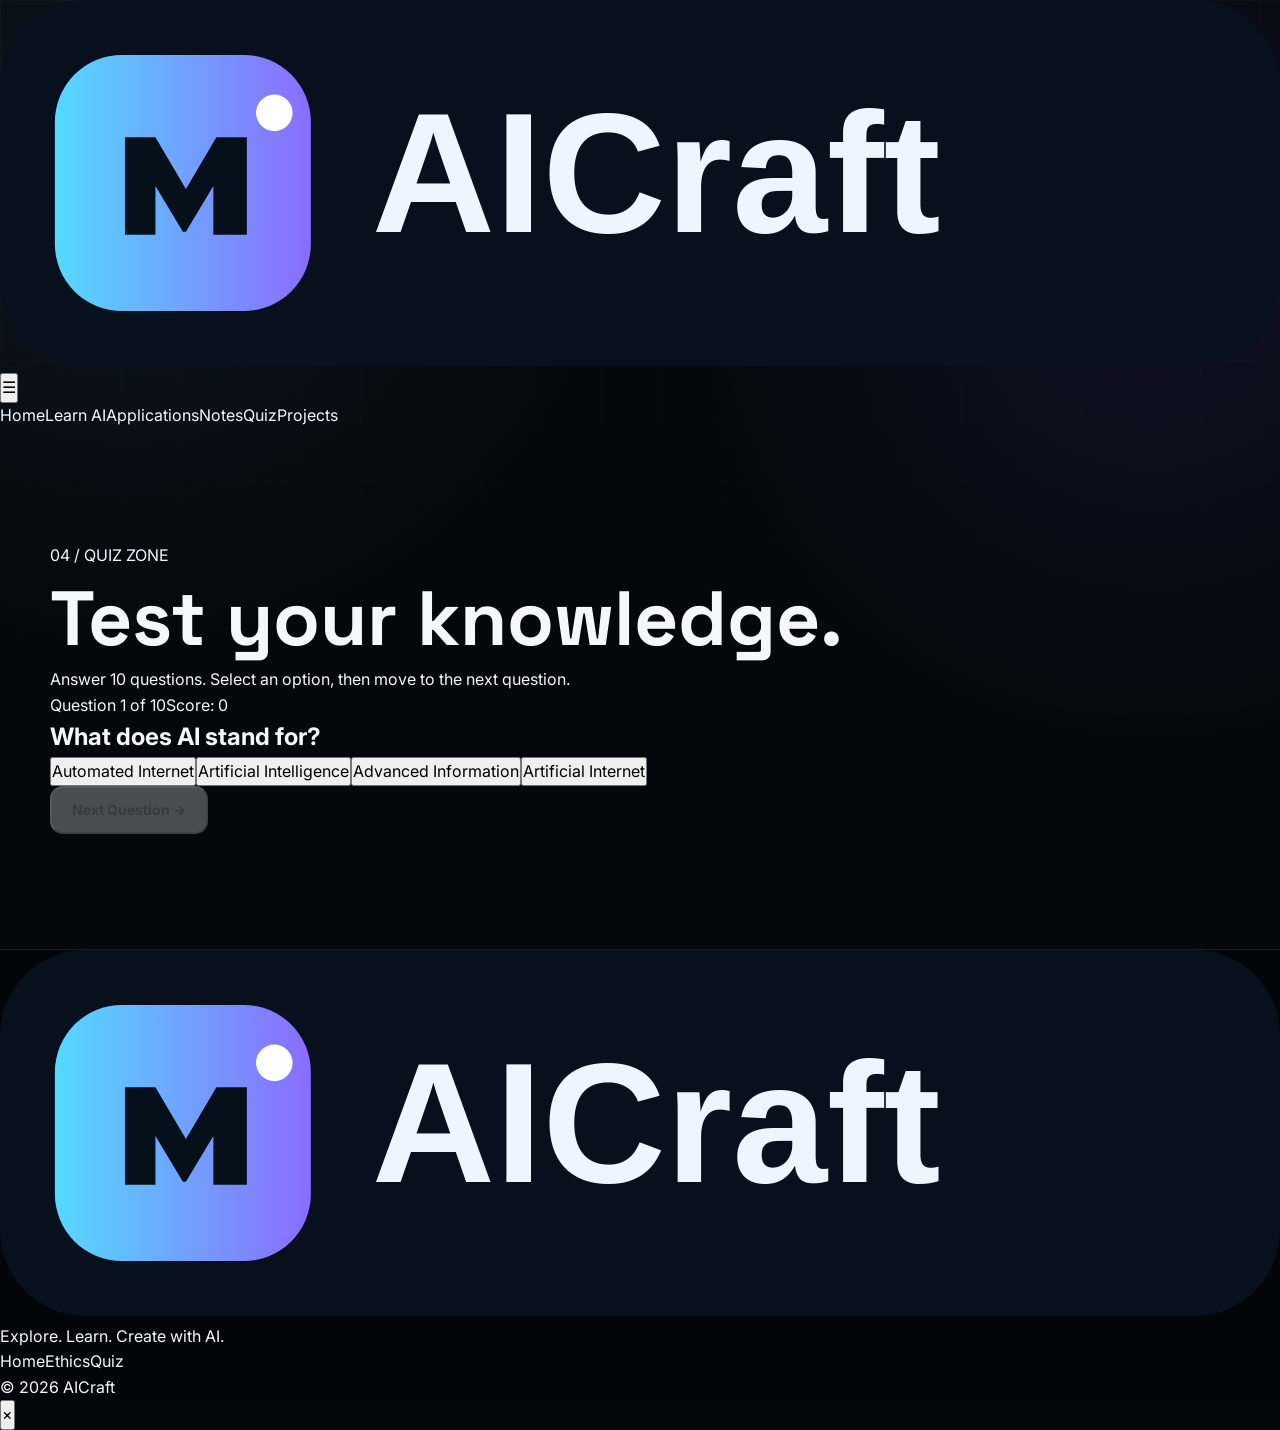
<file: pages/quiz.html>
<!DOCTYPE html><html lang="en"><head><meta charset="UTF-8"><meta name="viewport" content="width=device-width,initial-scale=1.0"><meta name="description" content="AICraft Class 10 Artificial Intelligence learning website"><title>Quiz | AICraft</title><link rel="preconnect" href="https://fonts.googleapis.com"><link rel="preconnect" href="https://fonts.gstatic.com" crossorigin><link href="https://fonts.googleapis.com/css2?family=Inter:wght@400;600;700;800&family=Space+Grotesk:wght@500;600;700&display=swap" rel="stylesheet"><link rel="stylesheet" href="../style.css"></head><body><div class="bg"></div><header class="header"><nav class="nav container"><a class="brand" href="../index.html"><img src="../assets/aicraft-logo.svg" alt="AICraft"></a><button class="menu" aria-label="Menu">☰</button><div class="navlinks"><a href="../index.html">Home</a><a href="ai.html">Learn AI</a><a href="applications.html">Applications</a><a href="notes.html">Notes</a><a href="quiz.html">Quiz</a><a href="projects.html">Projects</a></div></nav></header><main><section class="section container"><div class="heading"><span class="eyebrow">04 / QUIZ ZONE</span><h1 style="font:700 clamp(2.8rem,6vw,5rem) Space Grotesk">Test your <span class="gradient">knowledge.</span></h1><p>Answer 10 questions. Select an option, then move to the next question.</p></div><div class="quiz"><div class="quiztop"><span id="qcount">Question 1 of 10</span><span id="qscore">Score: 0</span></div><div class="quizbar"><i id="qprogress"></i></div><h2 id="question">Loading...</h2><div id="answers" class="answers"></div><div class="quiznext"><button id="next" class="btn primary" disabled>Next Question →</button></div><div id="result" class="result hidden"></div></div></section>
<script>
const qs=[
["What does AI stand for?",["Automated Internet","Artificial Intelligence","Advanced Information","Artificial Internet"],1],
["Which is an example of AI in everyday life?",["A wooden chair","A recommendation system","A pencil","A notebook"],1],
["Machine learning mainly allows computers to...",["Learn patterns from data","Become physically larger","Work without electricity","Remove all human decisions"],0],
["Which domain deals with human language?",["Computer Vision","Natural Language Processing","Data Storage","Robotics only"],1],
["Which is an AI ethics concern?",["Screen brightness","Privacy","Keyboard size","File extension"],1],
["Computer vision focuses on...",["Understanding visual information","Charging batteries","Writing by hand","Keyboard design"],0],
["AI systems commonly depend on...",["Data and algorithms","Paper only","No input","Mechanical gears only"],0],
["Which field can use AI to analyze medical images?",["Healthcare","Carpentry","Fashion only","Sports equipment only"],0],
["Why is fairness important in AI?",["To make systems colorful","To reduce harmful bias and unequal outcomes","To increase screen size","To make computers heavier"],1],
["Which is a responsible AI practice?",["Sharing private data","Ignoring errors","Protecting personal information","Removing human oversight everywhere"],2]
];
let i=0,s=0,picked=false;const q=document.querySelector("#question"),a=document.querySelector("#answers"),n=document.querySelector("#next"),count=document.querySelector("#qcount"),score=document.querySelector("#qscore"),bar=document.querySelector("#qprogress"),res=document.querySelector("#result");
function render(){picked=false;n.disabled=true;const x=qs[i];count.textContent=`Question ${i+1} of ${qs.length}`;score.textContent=`Score: ${s}`;bar.style.width=`${(i+1)*10}%`;q.textContent=x[0];a.innerHTML="";x[1].forEach((v,j)=>{let b=document.createElement("button");b.className="answer";b.textContent=v;b.onclick=()=>choose(j,b);a.appendChild(b)})}
function choose(j,b){if(picked)return;picked=true;n.disabled=false;let c=qs[i][2];[...a.children].forEach((x,k)=>{x.disabled=true;if(k===c)x.classList.add("correct")});if(j===c)s++;else b.classList.add("wrong");score.textContent=`Score: ${s}`}
n.onclick=()=>{if(i<qs.length-1){i++;render()}else{q.textContent="Quiz complete!";a.innerHTML="";res.classList.remove("hidden");res.innerHTML=`<h2>${s}/10</h2><p>You scored ${s*10}%. Review the notes and try again.</p>`;n.textContent="Restart Quiz ↻";n.onclick=()=>{i=0;s=0;res.classList.add("hidden");n.textContent="Next Question →";n.onclick=next;render()}}};
function next(){if(i<qs.length-1){i++;render()}else{q.textContent="Quiz complete!";a.innerHTML="";res.classList.remove("hidden");res.innerHTML=`<h2>${s}/10</h2><p>You scored ${s*10}%. Review the notes and try again.</p>`;n.textContent="Restart Quiz ↻";n.onclick=()=>{i=0;s=0;res.classList.add("hidden");n.textContent="Next Question →";n.onclick=next;render()}}}
render();
</script></main><footer class="footer"><div class="container footergrid"><div><img src="../assets/aicraft-logo.svg" alt="AICraft"><p>Explore. Learn. Create with AI.</p></div><div class="footerlinks"><a href="../index.html">Home</a><a href="ethics.html">Ethics</a><a href="quiz.html">Quiz</a></div><div class="right"><p>© <span id="year"></span> AICraft</p></div></div></footer><div class="modal hidden2"><div class="modalbox"><button class="close">×</button><div id="modalBody"></div></div></div><script src="../script.js"></script></body></html>
</file>
<file: style.css>
/* =========================================================
   AICRAFT — MODERN AI EDUCATION WEBSITE
   Created by Devashish Tyagi
   ========================================================= */

* {
  margin: 0;
  padding: 0;
  box-sizing: border-box;
}

:root {
  --bg: #05070d;
  --bg2: #080c15;
  --card: rgba(15, 22, 37, 0.72);
  --card-solid: #101827;

  --text: #f5f7ff;
  --muted: #98a5bb;

  --cyan: #55e6ff;
  --blue: #668cff;
  --purple: #9b6cff;

  --border: rgba(255, 255, 255, 0.09);
  --border-light: rgba(255, 255, 255, 0.14);

  --max: 1180px;
  --radius: 22px;
}

/* =========================================================
   GLOBAL
   ========================================================= */

html {
  scroll-behavior: smooth;
}

body {
  background:
    radial-gradient(circle at 10% 10%, rgba(85, 230, 255, 0.08), transparent 30%),
    radial-gradient(circle at 90% 20%, rgba(155, 108, 255, 0.09), transparent 30%),
    var(--bg);

  color: var(--text);

  font-family:
    Inter,
    ui-sans-serif,
    system-ui,
    -apple-system,
    BlinkMacSystemFont,
    "Segoe UI",
    sans-serif;

  line-height: 1.6;
  overflow-x: hidden;
}

body::before {
  content: "";
  position: fixed;
  inset: 0;

  background-image:
    linear-gradient(rgba(255,255,255,0.025) 1px, transparent 1px),
    linear-gradient(90deg, rgba(255,255,255,0.025) 1px, transparent 1px);

  background-size: 60px 60px;

  mask-image: linear-gradient(to bottom, black, transparent 80%);

  pointer-events: none;
  z-index: -1;
}

a {
  color: inherit;
  text-decoration: none;
}

button {
  font: inherit;
}

/* =========================================================
   NAVBAR
   ========================================================= */

.navbar {
  position: sticky;
  top: 0;
  z-index: 1000;

  width: 100%;

  background: rgba(5, 7, 13, 0.78);
  backdrop-filter: blur(20px);
  -webkit-backdrop-filter: blur(20px);

  border-bottom: 1px solid rgba(255,255,255,0.07);
}

.nav-container {
  width: min(var(--max), calc(100% - 40px));
  min-height: 76px;
  margin: auto;

  display: flex;
  align-items: center;
  gap: 28px;
}

/* Logo */

.logo {
  display: flex;
  align-items: center;
  gap: 10px;

  font-weight: 800;
  font-size: 20px;

  flex-shrink: 0;
}

.logo-mark {
  width: 38px;
  height: 38px;

  display: grid;
  place-items: center;

  border-radius: 11px;

  color: #001016;

  background: linear-gradient(
    135deg,
    var(--cyan),
    var(--blue)
  );

  box-shadow:
    0 0 25px rgba(85, 230, 255, 0.25);
}

.logo-text {
  letter-spacing: -0.5px;
}

/* Navigation */

.nav-links {
  display: flex;
  align-items: center;
  gap: 4px;

  margin-left: 8px;
}

.nav-links a {
  position: relative;

  padding: 8px 10px;

  color: #9faabd;

  font-size: 13px;
  font-weight: 500;

  transition: 0.25s ease;
}

.nav-links a:hover,
.nav-links a.active {
  color: white;
}

.nav-links a.active::after {
  content: "";

  position: absolute;
  left: 10px;
  right: 10px;
  bottom: 0;

  height: 2px;

  border-radius: 10px;

  background: var(--cyan);

  box-shadow: 0 0 12px var(--cyan);
}

/* Creator */

.creator-name {
  margin-left: auto;

  display: flex;
  align-items: center;
  gap: 9px;

  padding: 8px 13px;

  border: 1px solid rgba(85,230,255,0.17);

  border-radius: 12px;

  background: rgba(85,230,255,0.045);

  white-space: nowrap;
}

.creator-name span {
  color: #78859b;

  font-size: 10px;
  text-transform: uppercase;
  letter-spacing: 1px;
}

.creator-name strong {
  color: var(--cyan);

  font-size: 13px;

  text-shadow:
    0 0 15px rgba(85,230,255,0.45);
}

/* Mobile menu */

.menu-toggle {
  display: none;

  border: 1px solid var(--border);
  background: rgba(255,255,255,0.04);

  color: white;

  border-radius: 10px;

  width: 40px;
  height: 40px;

  cursor: pointer;
}

/* =========================================================
   HERO
   ========================================================= */

.hero {
  min-height: 700px;

  display: flex;
  align-items: center;

  position: relative;
}

.hero::before {
  content: "";

  position: absolute;

  width: 600px;
  height: 600px;

  left: -250px;
  top: 0;

  background: radial-gradient(
    circle,
    rgba(85,230,255,0.12),
    transparent 65%
  );

  pointer-events: none;
}

.hero-container {
  width: min(var(--max), calc(100% - 40px));
  margin: auto;

  display: grid;
  grid-template-columns: 1.05fr 0.95fr;

  gap: 80px;

  align-items: center;
}

.hero-content {
  position: relative;
  z-index: 2;
}

.hero-badge {
  width: fit-content;

  display: flex;
  align-items: center;
  gap: 8px;

  padding: 7px 12px;

  border: 1px solid rgba(85,230,255,0.2);
  border-radius: 50px;

  background: rgba(85,230,255,0.055);

  color: #a9b8ce;

  font-size: 12px;
  font-weight: 600;

  margin-bottom: 24px;
}

.hero-badge span {
  color: var(--cyan);

  text-shadow: 0 0 12px var(--cyan);
}

.hero h1 {
  max-width: 720px;

  font-size: clamp(48px, 6vw, 78px);

  line-height: 0.98;

  letter-spacing: -4px;

  font-weight: 850;

  margin-bottom: 28px;
}

.hero h1 span {
  display: block;

  background: linear-gradient(
    90deg,
    var(--cyan),
    var(--blue),
    var(--purple)
  );

  -webkit-background-clip: text;
  background-clip: text;

  color: transparent;

  text-shadow: none;
}

.hero-content > p {
  max-width: 620px;

  color: var(--muted);

  font-size: 17px;

  line-height: 1.8;

  margin-bottom: 30px;
}

.hero-content > p strong {
  color: white;
}

/* Buttons */

.hero-buttons {
  display: flex;
  align-items: center;
  gap: 12px;

  flex-wrap: wrap;
}

.btn {
  min-height: 48px;

  display: inline-flex;
  align-items: center;
  justify-content: center;
  gap: 10px;

  padding: 0 20px;

  border-radius: 13px;

  font-size: 14px;
  font-weight: 700;

  transition:
    transform 0.25s ease,
    box-shadow 0.25s ease,
    border 0.25s ease;
}

.btn:hover {
  transform: translateY(-2px);
}

.btn-primary {
  color: #001015;

  background: linear-gradient(
    135deg,
    var(--cyan),
    #78bfff
  );

  box-shadow:
    0 10px 35px rgba(85,230,255,0.18);
}

.btn-primary:hover {
  box-shadow:
    0 15px 45px rgba(85,230,255,0.3);
}

.btn-secondary {
  color: white;

  border: 1px solid var(--border-light);

  background: rgba(255,255,255,0.045);
}

.btn-secondary:hover {
  border-color: rgba(85,230,255,0.35);
}

/* Credit */

.hero-credit {
  margin-top: 25px;

  display: flex;
  gap: 7px;
  align-items: center;

  color: #66748a;

  font-size: 11px;
}

.hero-credit strong {
  color: #aebbd0;
}

/* =========================================================
   HERO VISUAL
   ========================================================= */

.hero-visual {
  height: 500px;

  position: relative;

  display: grid;
  place-items: center;
}

.ai-glow {
  position: absolute;

  width: 300px;
  height: 300px;

  border-radius: 50%;

  background:
    radial-gradient(
      circle,
      rgba(85,230,255,0.28),
      rgba(102,140,255,0.13),
      transparent 70%
    );

  filter: blur(15px);
}

.ai-orbit {
  position: absolute;

  border: 1px solid rgba(85,230,255,0.14);

  border-radius: 50%;

  transform: rotate(-20deg);
}

.orbit-one {
  width: 390px;
  height: 220px;
}

.orbit-two {
  width: 240px;
  height: 390px;

  transform: rotate(35deg);
}

.ai-core {
  position: relative;
  z-index: 3;

  width: 190px;
  height: 190px;

  display: flex;
  flex-direction: column;
  align-items: center;
  justify-content: center;

  border-radius: 50%;

  background:
    radial-gradient(
      circle at 40% 35%,
      #1c3345,
      #0b1422 65%,
      #070b13
    );

  border: 1px solid rgba(85,230,255,0.3);

  box-shadow:
    0 0 45px rgba(85,230,255,0.15),
    inset 0 0 35px rgba(85,230,255,0.06);
}

.core-icon {
  font-size: 44px;

  color: var(--cyan);

  text-shadow:
    0 0 25px var(--cyan);
}

.core-text {
  display: flex;
  flex-direction: column;
  align-items: center;
}

.core-text span {
  font-size: 22px;
  font-weight: 850;
  letter-spacing: 2px;
}

.core-text small {
  color: #718198;

  font-size: 8px;
  letter-spacing: 2px;
}

/* Floating cards */

.floating-card {
  position: absolute;
  z-index: 5;

  min-width: 175px;

  display: flex;
  align-items: center;
  gap: 11px;

  padding: 12px;

  border-radius: 14px;

  background: rgba(11,17,29,0.76);

  border: 1px solid rgba(255,255,255,0.1);

  backdrop-filter: blur(16px);

  box-shadow:
    0 20px 50px rgba(0,0,0,0.35);

  animation: float 5s ease-in-out infinite;
}

.floating-card > span {
  width: 35px;
  height: 35px;

  display: grid;
  place-items: center;

  border-radius: 10px;

  background: rgba(85,230,255,0.08);

  font-size: 17px;
}

.floating-card div {
  display: flex;
  flex-direction: column;
}

.floating-card strong {
  font-size: 12px;
}

.floating-card small {
  color: #75849b;
  font-size: 10px;
}

.card-one {
  top: 55px;
  left: 0;
}

.card-two {
  top: 190px;
  right: -5px;

  animation-delay: -1.5s;
}

.card-three {
  bottom: 55px;
  left: 35px;

  animation-delay: -3s;
}

@keyframes float {
  0%, 100% {
    transform: translateY(0);
  }

  50% {
    transform: translateY(-9px);
  }
}

/* =========================================================
   STATS
   ========================================================= */

.stats-section {
  border-top: 1px solid var(--border);
  border-bottom: 1px solid var(--border);

  background: rgba(255,255,255,0.015);
}

.stats-container {
  width: min(var(--max), calc(100% - 40px));
  margin: auto;

  display: grid;
  grid-template-columns: repeat(4, 1fr);
}

.stat {
  min-height: 120px;

  display: flex;
  flex-direction: column;
  justify-content: center;

  padding: 20px;

  border-right: 1px solid var(--border);
}

.stat:first-child {
  border-left: 1px solid var(--border);
}

.stat strong {
  font-size: 25px;

  background: linear-gradient(
    90deg,
    white,
    var(--cyan)
  );

  -webkit-background-clip: text;
  background-clip: text;

  color: transparent;
}

.stat span {
  color: #718096;
  font-size: 11px;
}

/* =========================================================
   SECTIONS
   ========================================================= */

.section {
  width: min(var(--max), calc(100% - 40px));

  margin: auto;

  padding: 115px 0;
}

.section-heading {
  max-width: 680px;

  margin-bottom: 48px;
}

.section-label {
  color: var(--cyan);

  font-size: 10px;
  font-weight: 800;

  letter-spacing: 2px;

  margin-bottom: 13px;
}

.section-heading h2,
.split-content h2 {
  font-size: clamp(32px, 4vw, 50px);

  line-height: 1.05;

  letter-spacing: -2px;

  margin-bottom: 17px;
}

.section-heading p {
  color: var(--muted);

  font-size: 15px;
}

/* =========================================================
   FEATURE CARDS
   ========================================================= */

.cards-grid {
  display: grid;

  grid-template-columns: repeat(3, 1fr);

  gap: 17px;
}

.feature-card {
  position: relative;

  min-height: 280px;

  padding: 27px;

  display: flex;
  flex-direction: column;

  border-radius: var(--radius);

  border: 1px solid var(--border);

  background:
    linear-gradient(
      145deg,
      rgba(20,30,49,0.8),
      rgba(8,13,23,0.8)
    );

  overflow: hidden;

  transition:
    transform 0.3s ease,
    border 0.3s ease,
    box-shadow 0.3s ease;
}

.feature-card::before {
  content: "";

  position: absolute;

  width: 150px;
  height: 150px;

  right: -70px;
  top: -70px;

  border-radius: 50%;

  background: rgba(85,230,255,0.09);

  filter: blur(25px);

  transition: 0.3s ease;
}

.feature-card:hover {
  transform: translateY(-7px);

  border-color: rgba(85,230,255,0.25);

  box-shadow:
    0 25px 60px rgba(0,0,0,0.3);
}

.feature-card:hover::before {
  background: rgba(85,230,255,0.16);
}

.card-icon {
  width: 50px;
  height: 50px;

  display: grid;
  place-items: center;

  border-radius: 14px;

  background: rgba(85,230,255,0.07);

  border: 1px solid rgba(85,230,255,0.1);

  font-size: 22px;

  margin-bottom: 24px;
}

.feature-card h3 {
  font-size: 19px;

  margin-bottom: 10px;
}

.feature-card p {
  color: #8795aa;

  font-size: 13px;

  line-height: 1.7;
}

.card-link {
  margin-top: auto;
  padding-top: 22px;

  color: var(--cyan);

  font-size: 12px;
  font-weight: 700;
}

/* =========================================================
   SPLIT SECTION
   ========================================================= */

.split-section {
  display: grid;

  grid-template-columns: 1fr 1fr;

  gap: 80px;

  align-items: center;
}

.split-content > p {
  max-width: 550px;

  color: var(--muted);

  font-size: 15px;

  line-height: 1.8;

  margin-bottom: 27px;
}

.split-content h2 span {
  color: var(--cyan);
}

.check-list {
  display: grid;

  grid-template-columns: 1fr 1fr;

  gap: 13px;
}

.check-item {
  display: flex;
  align-items: center;
  gap: 10px;
}

.check-item span {
  width: 22px;
  height: 22px;

  display: grid;
  place-items: center;

  border-radius: 50%;

  color: var(--cyan);

  background: rgba(85,230,255,0.08);

  font-size: 11px;
}

.check-item p {
  color: #b0bbcb;
  font-size: 12px;
}

/* Info panel */

.info-panel {
  min-height: 390px;

  position: relative;

  overflow: hidden;

  display: flex;
  align-items: center;

  border-radius: 28px;

  border: 1px solid rgba(85,230,255,0.14);

  background:
    radial-gradient(
      circle at 80% 20%,
      rgba(155,108,255,0.2),
      transparent 40%
    ),
    radial-gradient(
      circle at 20% 80%,
      rgba(85,230,255,0.13),
      transparent 40%
    ),
    #0b111d;
}

.info-panel::after {
  content: "";

  position: absolute;
  inset: 20px;

  border: 1px solid rgba(255,255,255,0.05);

  border-radius: 20px;

  pointer-events: none;
}

.info-content {
  position: relative;
  z-index: 2;

  padding: 50px;
}

.info-small {
  color: var(--cyan);

  font-size: 10px;
  letter-spacing: 3px;
  font-weight: 800;
}

.info-content h3 {
  max-width: 350px;

  font-size: 42px;
  line-height: 1;

  letter-spacing: -2px;

  margin: 18px 0;
}

.info-content p {
  max-width: 350px;

  color: #8290a6;

  font-size: 13px;

  margin-bottom: 27px;
}

/* =========================================================
   QUICK START
   ========================================================= */

.quick-section {
  padding-top: 30px;
}

.quick-grid {
  display: grid;

  grid-template-columns: repeat(2, 1fr);

  gap: 12px;
}

.quick-card {
  display: flex;
  align-items: center;
  gap: 18px;

  padding: 20px;

  border-radius: 16px;

  border: 1px solid var(--border);

  background: rgba(255,255,255,0.025);

  transition: 0.25s ease;
}

.quick-card:hover {
  transform: translateY(-3px);

  border-color: rgba(85,230,255,0.25);

  background: rgba(85,230,255,0.04);
}

.quick-card > span {
  color: #4e5b70;

  font-size: 12px;
  font-weight: 800;
}

.quick-card div {
  display: flex;
  flex-direction: column;

  flex: 1;
}

.quick-card strong {
  font-size: 14px;
}

.quick-card small {
  color: #718096;

  font-size: 11px;
}

.quick-card b {
  color: var(--cyan);

  font-size: 18px;
}

/* =========================================================
   CREATOR SECTION
   ========================================================= */

.creator-section {
  width: min(var(--max), calc(100% - 40px));

  margin: 0 auto 100px;
}

.creator-box {
  display: flex;
  align-items: center;
  gap: 25px;

  padding: 30px;

  border-radius: 22px;

  border: 1px solid rgba(85,230,255,0.13);

  background:
    linear-gradient(
      110deg,
      rgba(85,230,255,0.05),
      rgba(155,108,255,0.05)
    );
}

.creator-avatar {
  width: 72px;
  height: 72px;

  flex-shrink: 0;

  display: grid;
  place-items: center;

  border-radius: 20px;

  color: #001015;

  background:
    linear-gradient(
      135deg,
      var(--cyan),
      var(--blue)
    );

  font-size: 20px;
  font-weight: 850;

  box-shadow:
    0 0 30px rgba(85,230,255,0.18);
}

.creator-info span {
  color: var(--cyan);

  font-size: 9px;
  letter-spacing: 2px;
  font-weight: 800;
}

.creator-info h2 {
  font-size: 23px;

  margin: 3px 0;
}

.creator-info p {
  max-width: 700px;

  color: #78869b;

  font-size: 12px;
}

/* =========================================================
   FOOTER
   ========================================================= */

.footer {
  border-top: 1px solid var(--border);

  background: #03050a;
}

.footer-container {
  width: min(var(--max), calc(100% - 40px));

  margin: auto;

  padding: 65px 0;

  display: flex;
  justify-content: space-between;

  gap: 50px;
}

.footer-brand p {
  color: #657289;

  font-size: 12px;

  margin-top: 13px;
}

.footer-links {
  display: flex;
  gap: 80px;
}

.footer-links > div {
  display: flex;
  flex-direction: column;
  gap: 8px;
}

.footer-links h4 {
  font-size: 11px;

  margin-bottom: 5px;

  color: white;
}

.footer-links a {
  color: #66738a;

  font-size: 11px;

  transition: 0.2s;
}

.footer-links a:hover {
  color: var(--cyan);
}

.footer-bottom {
  width: min(var(--max), calc(100% - 40px));

  margin: auto;

  padding: 18px 0;

  border-top: 1px solid var(--border);

  display: flex;
  justify-content: space-between;

  color: #4d596d;

  font-size: 10px;
}

.footer-bottom strong {
  color: #77859b;
}

/* =========================================================
   RESPONSIVE
   ========================================================= */

@media (max-width: 1050px) {

  .nav-links {
    display: none;
  }

  .menu-toggle {
    display: block;
    margin-left: 5px;
  }

  .hero-container {
    gap: 35px;
  }

  .cards-grid {
    grid-template-columns: repeat(2, 1fr);
  }
}


@media (max-width: 800px) {

  .nav-container {
    width: min(100% - 28px, var(--max));
  }

  .creator-name {
    margin-left: auto;
  }

  .creator-name span {
    display: none;
  }

  .hero {
    min-height: auto;

    padding: 75px 0 40px;
  }

  .hero-container {
    grid-template-columns: 1fr;

    text-align: center;
  }

  .hero-badge {
    margin-left: auto;
    margin-right: auto;
  }

  .hero h1 {
    letter-spacing: -2.5px;
  }

  .hero-content > p {
    margin-left: auto;
    margin-right: auto;
  }

  .hero-buttons {
    justify-content: center;
  }

  .hero-credit {
    justify-content: center;
  }

  .hero-visual {
    height: 420px;
  }

  .stats-container {
    grid-template-columns: repeat(2, 1fr);
  }

  .stat {
    border-bottom: 1px solid var(--border);
  }

  .split-section {
    grid-template-columns: 1fr;

    gap: 45px;
  }
}


@media (max-width: 600px) {

  .nav-container {
    min-height: 68px;
  }

  .logo-text {
    font-size: 18px;
  }

  .creator-name {
    padding: 7px 9px;
  }

  .creator-name strong {
    font-size: 11px;
  }

  .hero h1 {
    font-size: 45px;
  }

  .hero-content > p {
    font-size: 14px;
  }

  .hero-visual {
    height: 360px;
  }

  .ai-core {
    width: 150px;
    height: 150px;
  }

  .orbit-one {
    width: 300px;
    height: 170px;
  }

  .orbit-two {
    width: 200px;
    height: 310px;
  }

  .floating-card {
    min-width: 145px;

    padding: 9px;
  }

  .floating-card strong {
    font-size: 10px;
  }

  .floating-card small {
    font-size: 8px;
  }

  .card-one {
    left: -5px;
  }

  .card-two {
    right: -5px;
  }

  .card-three {
    left: 5px;
  }

  .cards-grid {
    grid-template-columns: 1fr;
  }

  .section {
    padding: 75px 0;
  }

  .section-heading h2,
  .split-content h2 {
    font-size: 36px;
  }

  .check-list {
    grid-template-columns: 1fr;
  }

  .quick-grid {
    grid-template-columns: 1fr;
  }

  .info-content {
    padding: 35px;
  }

  .info-content h3 {
    font-size: 34px;
  }

  .creator-box {
    align-items: flex-start;

    flex-direction: column;
  }

  .footer-container {
    flex-direction: column;
  }

  .footer-links {
    gap: 55px;
  }

  .footer-bottom {
    flex-direction: column;
    gap: 5px;
  }
}


@media (max-width: 420px) {

  .creator-name {
    display: none;
  }

  .hero h1 {
    font-size: 39px;
  }

  .hero-buttons {
    flex-direction: column;
    width: 100%;
  }

  .hero-buttons .btn {
    width: 100%;
  }

  .floating-card {
    transform: scale(0.85);
  }

  .card-two {
    right: -25px;
  }
}

/* =========================================================
   ACCESSIBILITY
   ========================================================= */

@media (prefers-reduced-motion: reduce) {

  *,
  *::before,
  *::after {
    scroll-behavior: auto !important;
    animation: none !important;
    transition: none !important;
  }
}
</file>
